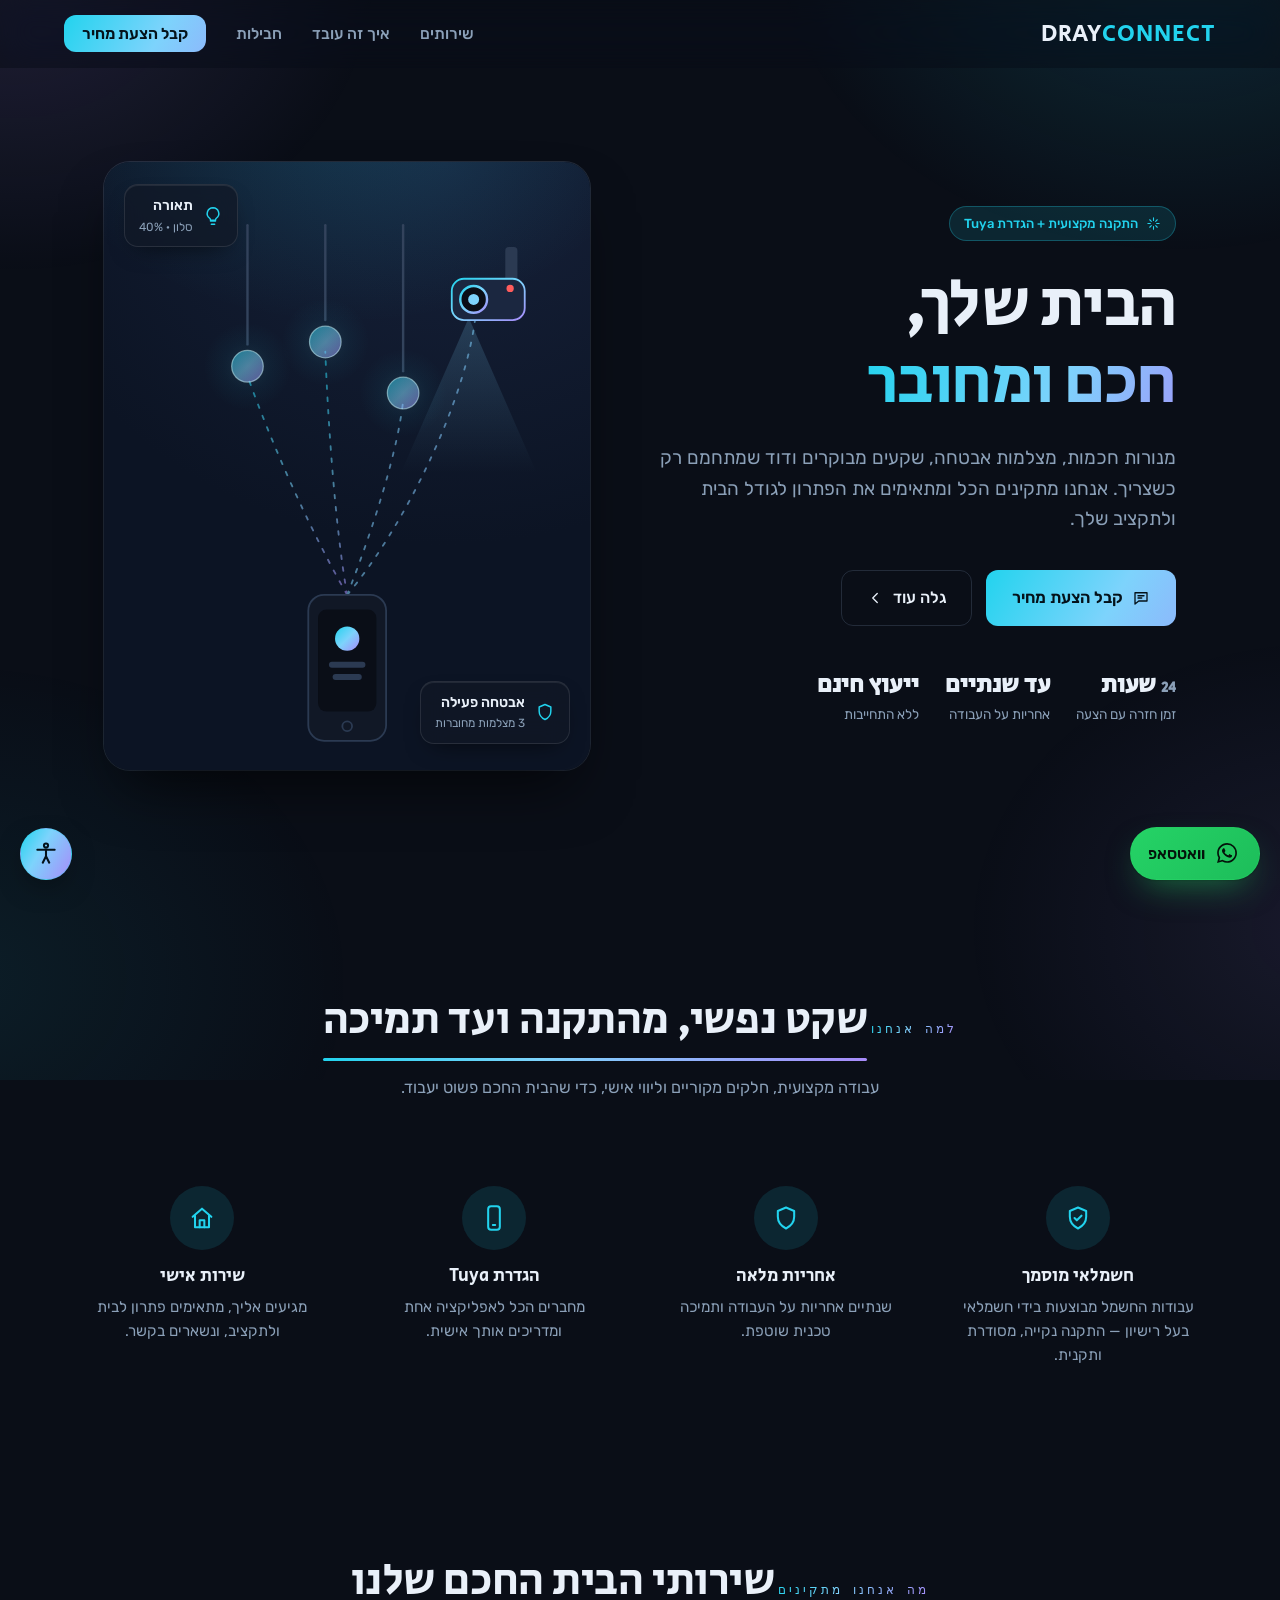
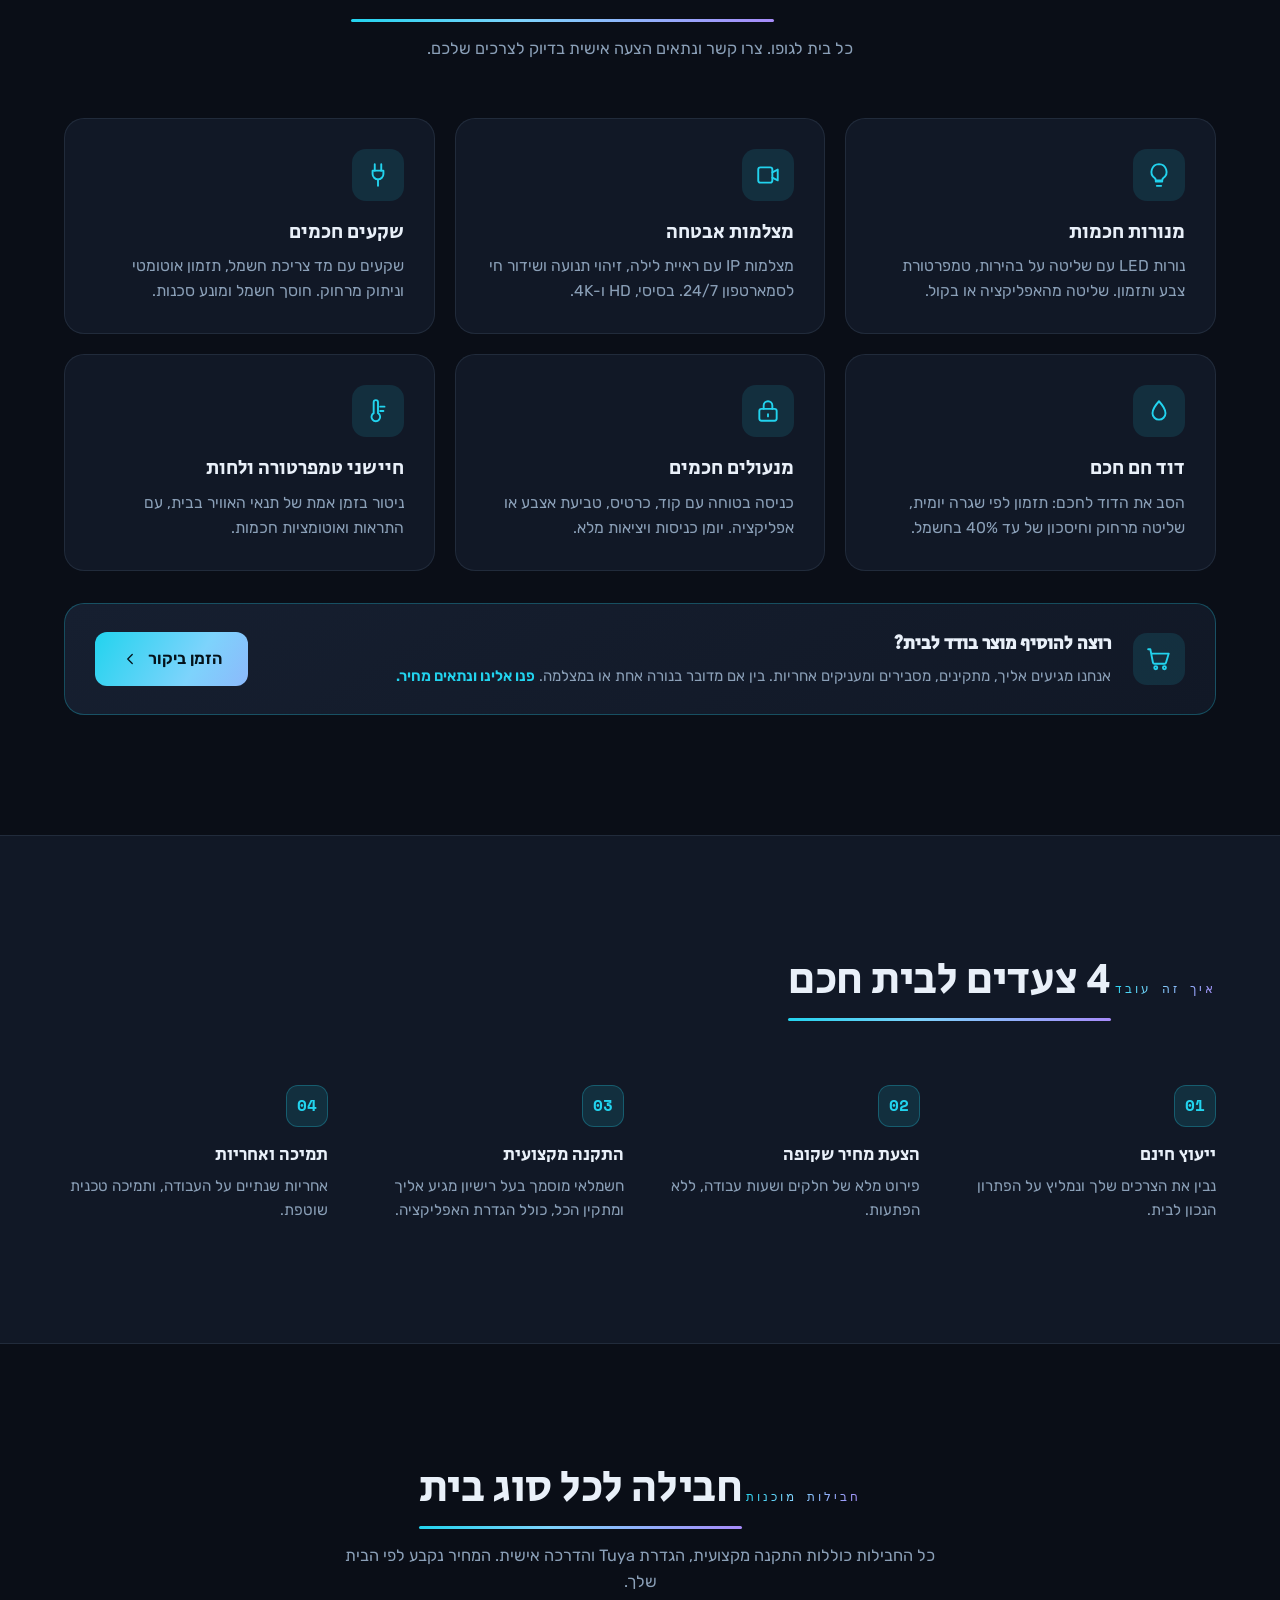
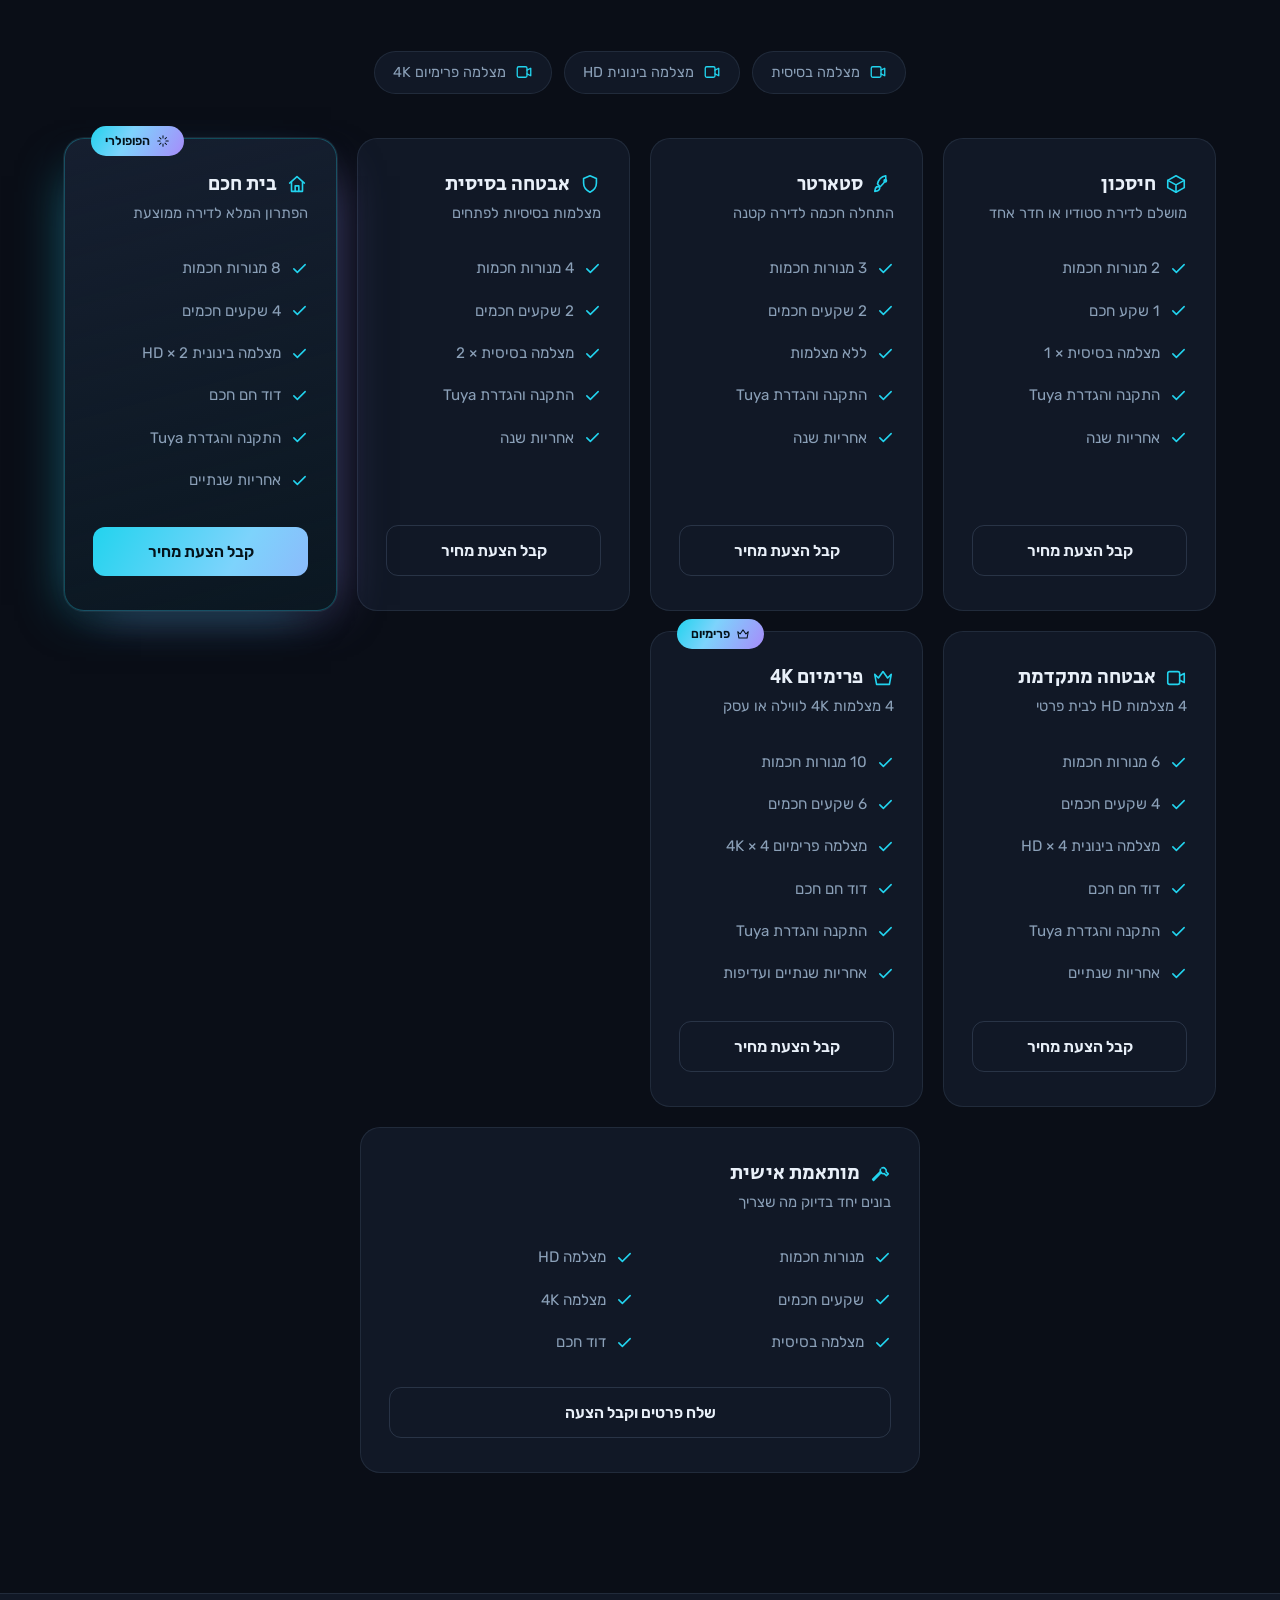
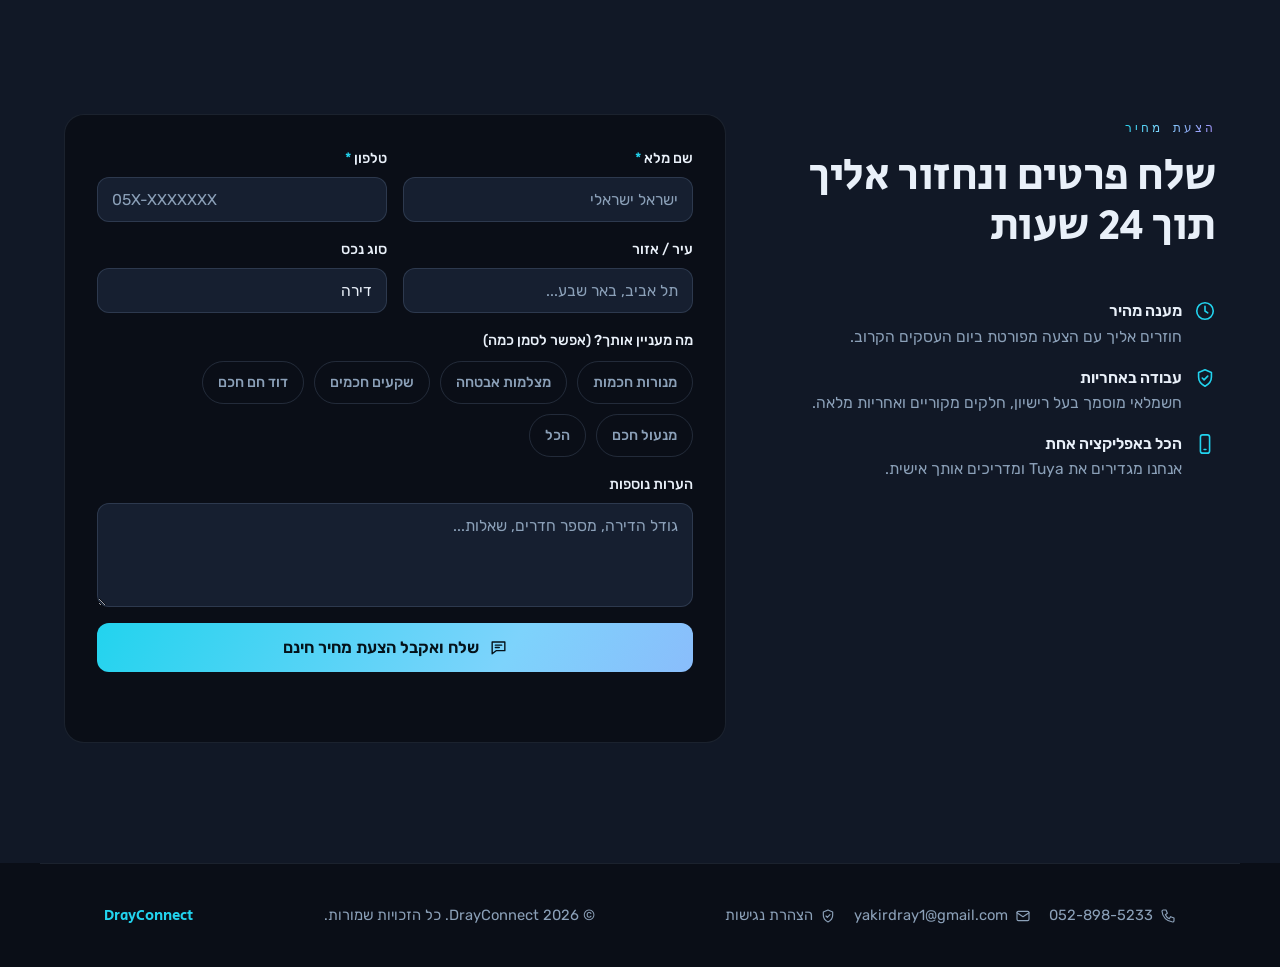
<file: index.html>
<!DOCTYPE html>
<html lang="he" dir="rtl">
<head>
  <meta charset="UTF-8">
  <meta name="viewport" content="width=device-width, initial-scale=1.0">
  <title>DrayConnect | בית חכם בלחיצת כפתור</title>
  <meta name="description" content="DrayConnect מתקינה בתים חכמים: מנורות, מצלמות, שקעים ודוד חכם. ייעוץ חינם, התקנה מקצועית והגדרת Tuya. קבלו הצעת מחיר תוך 24 שעות.">
  <!-- ═══ SITE CONFIG — עדכן כאן, לא בקוד למטה ═══════════════════════
       SITE_URL   : הדומיין הסופי. חובה לעדכן אחרי רכישת דומיין —
                    בלעדיו תגיות השיתוף (OG) ותמונת הוואטסאפ לא יעבדו.
       WHATSAPP   : מספר בפורמט בינלאומי, בלי + ובלי מקפים.
       EMAIL_KEY  : Access Key מ-https://web3forms.com (חינם, בלי הרשמה).
                    כל עוד ריק — הלידים נשלחים בוואטסאפ בלבד.
       GA_ID      : מזהה Google Analytics 4 (G-XXXXXXXXXX). ריק = כבוי.
  ═══════════════════════════════════════════════════════════════════ -->
  <script>
    window.DRAYCONNECT_CONFIG = {
      SITE_URL:  'https://drayconnect.co.il',
      WHATSAPP:  '972528985233',
      EMAIL_KEY: '',
      GA_ID:     ''
    };
  </script>

  <link rel="canonical" href="https://drayconnect.co.il/">
  <meta name="theme-color" content="#0a0e17">
  <meta name="robots" content="index, follow">

  <!-- Open Graph / WhatsApp / Facebook -->
  <meta property="og:type" content="website">
  <meta property="og:locale" content="he_IL">
  <meta property="og:site_name" content="DrayConnect">
  <meta property="og:url" content="https://drayconnect.co.il/">
  <meta property="og:title" content="DrayConnect | בית חכם בלחיצת כפתור">
  <meta property="og:description" content="התקנת בתים חכמים: תאורה, מצלמות אבטחה, שקעים חכמים ודוד חכם. חשמלאי מוסמך, הגדרת Tuya מלאה ואחריות. הצעת מחיר תוך 24 שעות.">
  <meta property="og:image" content="https://drayconnect.co.il/og-image.png">
  <meta property="og:image:width" content="1200">
  <meta property="og:image:height" content="630">
  <meta property="og:image:alt" content="DrayConnect — בית חכם בלחיצת כפתור">

  <!-- Twitter / X -->
  <meta name="twitter:card" content="summary_large_image">
  <meta name="twitter:title" content="DrayConnect | בית חכם בלחיצת כפתור">
  <meta name="twitter:description" content="התקנת בתים חכמים: תאורה, מצלמות אבטחה, שקעים חכמים ודוד חכם. חשמלאי מוסמך ואחריות.">
  <meta name="twitter:image" content="https://drayconnect.co.il/og-image.png">

  <!-- Icons -->
  <link rel="icon" href="favicon.ico" sizes="any">
  <link rel="icon" type="image/png" href="favicon.png">
  <link rel="apple-touch-icon" href="apple-touch-icon.png">

  <!-- Local business structured data (Google) -->
  <script type="application/ld+json">
  {
    "@context": "https://schema.org",
    "@type": "HomeAndConstructionBusiness",
    "@id": "https://drayconnect.co.il/#business",
    "name": "DrayConnect",
    "description": "התקנת בתים חכמים: תאורה חכמה, מצלמות אבטחה, שקעים חכמים ודוד חכם, כולל הגדרת אפליקציית Tuya.",
    "url": "https://drayconnect.co.il/",
    "telephone": "+972-52-898-5233",
    "email": "yakirdray1@gmail.com",
    "image": "https://drayconnect.co.il/og-image.png",
    "logo": "https://drayconnect.co.il/favicon.png",
    "priceRange": "₪₪",
    "currenciesAccepted": "ILS",
    "address": { "@type": "PostalAddress", "addressCountry": "IL" },
    "areaServed": { "@type": "Country", "name": "IL" },
    "knowsLanguage": "he",
    "makesOffer": [
      { "@type": "Offer", "itemOffered": { "@type": "Service", "name": "התקנת תאורה חכמה" } },
      { "@type": "Offer", "itemOffered": { "@type": "Service", "name": "התקנת מצלמות אבטחה" } },
      { "@type": "Offer", "itemOffered": { "@type": "Service", "name": "התקנת שקעים חכמים" } },
      { "@type": "Offer", "itemOffered": { "@type": "Service", "name": "התקנת דוד חכם" } },
      { "@type": "Offer", "itemOffered": { "@type": "Service", "name": "הגדרת אפליקציית Tuya" } }
    ]
  }
  </script>

  <!-- Google Analytics 4 — inert until GA_ID is set in SITE CONFIG above -->
  <script>
    (function () {
      var id = (window.DRAYCONNECT_CONFIG || {}).GA_ID;
      if (!id) return;
      var t = document.createElement('script');
      t.async = true;
      t.src = 'https://www.googletagmanager.com/gtag/js?id=' + encodeURIComponent(id);
      document.head.appendChild(t);
      window.dataLayer = window.dataLayer || [];
      window.gtag = function () { window.dataLayer.push(arguments); };
      window.gtag('js', new Date());
      window.gtag('config', id);
    })();
  </script>

  <link rel="preconnect" href="https://fonts.googleapis.com">
  <link rel="preconnect" href="https://fonts.gstatic.com" crossorigin>
  <link href="https://fonts.googleapis.com/css2?family=Secular+One&family=Rubik:wght@400;500;600;700&family=Heebo:wght@400;500;600&family=Space+Mono:wght@400;700&display=swap" rel="stylesheet">
  <link rel="stylesheet" href="style.css">
  <!-- Accessibility prefs bootstrap: applies saved user preferences before first paint (no flash) -->
  <script>
    (function () {
      try {
        var raw = localStorage.getItem('drayconnect_a11y_v1');
        if (!raw) return;
        var p = JSON.parse(raw);
        if (p.version !== 1) return;
        var c = document.documentElement.classList;
        c.toggle('a11y-links', !!p.links);
        c.toggle('a11y-contrast-high', p.contrast === 'high');
        c.toggle('a11y-contrast-invert', p.contrast === 'invert');
        c.toggle('a11y-contrast-mono', p.contrast === 'mono');
        c.toggle('a11y-text-115', p.textSize === 115);
        c.toggle('a11y-text-130', p.textSize === 130);
        c.toggle('a11y-text-150', p.textSize === 150);
        c.toggle('a11y-lines-16', p.lineSpacing === 16);
        c.toggle('a11y-lines-20', p.lineSpacing === 20);
        c.toggle('a11y-readable-font', !!p.readableFont);
        c.toggle('a11y-highlight-headings', !!p.highlightHeadings);
        c.toggle('a11y-cursor-black', !!p.cursorBlack);
        c.toggle('a11y-cursor-large', !!p.cursorLarge);
        c.toggle('a11y-reduce-motion', !!p.reduceMotion);
      } catch (e) {}
    })();
  </script>
</head>
<body>

  <!-- Skip link (IS 5568 / WCAG 2.4.1) -->
  <a href="#main" class="skip-link">דלג לתוכן הראשי</a>

  <!-- ICON SPRITE (Phosphor-style stroke set) -->
  <svg width="0" height="0" style="position:absolute" aria-hidden="true">
    <defs>
      <symbol id="i-bulb" viewBox="0 0 24 24"><path d="M9 18h6M10 22h4"/><path d="M12 2a7 7 0 0 0-4 12.7c.6.5 1 1.3 1 2.1V17h6v-.2c0-.8.4-1.6 1-2.1A7 7 0 0 0 12 2Z"/></symbol>
      <symbol id="i-cam" viewBox="0 0 24 24"><path d="M3 7a2 2 0 0 1 2-2h9a2 2 0 0 1 2 2v10a2 2 0 0 1-2 2H5a2 2 0 0 1-2-2Z"/><path d="M16 9.5 21 7v10l-5-2.5"/></symbol>
      <symbol id="i-plug" viewBox="0 0 24 24"><path d="M9 2v6M15 2v6"/><path d="M7 8h10v3a5 5 0 0 1-10 0Z"/><path d="M12 16v6"/></symbol>
      <symbol id="i-water" viewBox="0 0 24 24"><path d="M12 3s6 6.6 6 11a6 6 0 0 1-12 0c0-4.4 6-11 6-11Z"/></symbol>
      <symbol id="i-lock" viewBox="0 0 24 24"><rect x="4" y="10" width="16" height="11" rx="2"/><path d="M8 10V7a4 4 0 0 1 8 0v3"/><path d="M12 15v2"/></symbol>
      <symbol id="i-temp" viewBox="0 0 24 24"><path d="M12 14V4a2 2 0 0 0-4 0v10a4 4 0 1 0 4 0Z"/><path d="M14 8h4M14 12h3"/></symbol>
      <symbol id="i-cart" viewBox="0 0 24 24"><circle cx="9" cy="20" r="1.4"/><circle cx="17" cy="20" r="1.4"/><path d="M2 3h2l2.4 12.2a1.5 1.5 0 0 0 1.5 1.2h9.1a1.5 1.5 0 0 0 1.5-1.2L21 7H5.5"/></symbol>
      <symbol id="i-shield" viewBox="0 0 24 24"><path d="M12 3 5 6v5c0 4.5 3 8 7 10 4-2 7-5.5 7-10V6Z"/></symbol>
      <symbol id="i-home" viewBox="0 0 24 24"><path d="M4 11 12 4l8 7"/><path d="M6 10v10h12V10"/><path d="M10 20v-6h4v6"/></symbol>
      <symbol id="i-package" viewBox="0 0 24 24"><path d="M3 8 12 3l9 5v8l-9 5-9-5Z"/><path d="M3 8l9 5 9-5M12 13v8"/></symbol>
      <symbol id="i-rocket" viewBox="0 0 24 24"><path d="M5 15c-1.5 1-2 5-2 5s4-.5 5-2c.6-.9.5-2.1-.4-2.9-.9-.8-2-.7-2.6.9Z"/><path d="M9 15l-3-3c1-5 4-8 9-9 1 5-2 8-6 12Z"/><circle cx="14.5" cy="8.5" r="1.3"/></symbol>
      <symbol id="i-crown" viewBox="0 0 24 24"><path d="M3 8l4 4 5-7 5 7 4-4-2 11H5Z"/></symbol>
      <symbol id="i-tools" viewBox="0 0 24 24"><path d="M14 6.5a3.5 3.5 0 0 1 4.7 4.2L21 13l-2 2-2.3-2.3a3.5 3.5 0 0 1-4.2-4.7"/><path d="M12.5 10.5 4 19l1 1 8.5-8.5"/></symbol>
      <symbol id="i-check" viewBox="0 0 24 24"><path d="M4 12.5 9 17.5 20 6.5"/></symbol>
      <symbol id="i-chat" viewBox="0 0 24 24"><path d="M4 5h16v11H9l-5 4Z"/><path d="M8 9h8M8 12h5"/></symbol>
      <symbol id="i-arrow" viewBox="0 0 24 24"><path d="M15 6l-6 6 6 6"/></symbol>
      <symbol id="i-phone" viewBox="0 0 24 24"><path d="M5 3h4l2 5-3 2a12 12 0 0 0 6 6l2-3 5 2v4a2 2 0 0 1-2 2A17 17 0 0 1 3 5a2 2 0 0 1 2-2Z"/></symbol>
      <symbol id="i-mail" viewBox="0 0 24 24"><rect x="3" y="5" width="18" height="14" rx="2"/><path d="m3 7 9 6 9-6"/></symbol>
      <symbol id="i-spark" viewBox="0 0 24 24"><path d="M12 3v4M12 17v4M3 12h4M17 12h4M6 6l2.5 2.5M15.5 15.5 18 18M18 6l-2.5 2.5M8.5 15.5 6 18"/></symbol>
      <symbol id="i-app" viewBox="0 0 24 24"><rect x="7" y="2" width="10" height="20" rx="2.5"/><path d="M11 18h2"/></symbol>
      <symbol id="i-clock" viewBox="0 0 24 24"><circle cx="12" cy="12" r="9"/><path d="M12 7v5l3 2"/></symbol>
      <symbol id="i-badge" viewBox="0 0 24 24"><path d="M12 3 5 6v5c0 4.5 3 8 7 10 4-2 7-5.5 7-10V6Z"/><path d="M9 12l2 2 4-4"/></symbol>
    </defs>
  </svg>

  <!-- NAV -->
  <header>
    <nav id="nav" aria-label="ניווט ראשי">
      <a href="#" class="logo" aria-label="DrayConnect, לדף הבית">DRAY<span>CONNECT</span></a>
      <ul class="nav-links">
        <li><a href="#services">שירותים</a></li>
        <li><a href="#process">איך זה עובד</a></li>
        <li><a href="#pricing">חבילות</a></li>
        <li class="nav-cta-li"><a href="#quote" class="nav-cta">קבל הצעת מחיר</a></li>
      </ul>
    </nav>
  </header>

  <!-- MAIN -->
  <main id="main" tabindex="-1">

  <!-- HERO -->
  <section class="hero" aria-labelledby="hero-title">
    <div class="hero-copy">
      <span class="hero-eyebrow"><svg class="ic" aria-hidden="true" focusable="false"><use href="#i-spark"/></svg> התקנה מקצועית + הגדרת Tuya</span>
      <h1 id="hero-title">הבית שלך,<br><span class="highlight">חכם ומחובר</span></h1>
      <p class="hero-sub">
        מנורות חכמות, מצלמות אבטחה, שקעים מבוקרים ודוד שמתחמם רק כשצריך.
        אנחנו מתקינים הכל ומתאימים את הפתרון לגודל הבית ולתקציב שלך.
      </p>
      <div class="hero-btns">
        <a href="#quote" class="btn-primary"><svg class="ic" aria-hidden="true" focusable="false"><use href="#i-chat"/></svg> קבל הצעת מחיר</a>
        <a href="#services" class="btn-secondary">גלה עוד <svg class="ic" aria-hidden="true" focusable="false"><use href="#i-arrow"/></svg></a>
      </div>
      <div class="hero-trust">
        <div><b><span class="count" data-count="24">24</span> שעות</b><span>זמן חזרה עם הצעה</span></div>
        <div><b>עד שנתיים</b><span>אחריות על העבודה</span></div>
        <div><b>ייעוץ חינם</b><span>ללא התחייבות</span></div>
      </div>
    </div>

    <div class="hero-visual has-scene">
      <svg class="hero-scene" viewBox="0 0 400 500" role="img"
           aria-label="איור מונפש: מצלמת אבטחה חכמה סורקת ושלוש נורות חכמות שנדלקות, מחוברות לאפליקציה בטלפון"
           preserveAspectRatio="xMidYMid slice">
        <defs>
          <linearGradient id="hsGrad" x1="0" y1="0" x2="1" y2="1">
            <stop offset="0" stop-color="#22d3ee"/>
            <stop offset="0.5" stop-color="#7dd3fc"/>
            <stop offset="1" stop-color="#a78bfa"/>
          </linearGradient>
          <radialGradient id="hsGlow" cx="50%" cy="50%" r="50%">
            <stop offset="0" stop-color="#9fecff" stop-opacity="0.95"/>
            <stop offset="55%" stop-color="#22d3ee" stop-opacity="0.35"/>
            <stop offset="100%" stop-color="#22d3ee" stop-opacity="0"/>
          </radialGradient>
          <linearGradient id="hsBeam" x1="0" y1="0" x2="0" y2="1">
            <stop offset="0" stop-color="#7dd3fc" stop-opacity="0.55"/>
            <stop offset="1" stop-color="#7dd3fc" stop-opacity="0"/>
          </linearGradient>
        </defs>

        <!-- ceiling rail -->
        <line x1="30" y1="52" x2="370" y2="52" stroke="url(#hsGrad)" stroke-width="2" opacity="0.35"/>

        <!-- data links: phone -> devices -->
        <g class="hs-links" stroke="url(#hsGrad)" stroke-width="1.5" fill="none" opacity="0.55" stroke-dasharray="3 7" stroke-linecap="round">
          <path d="M200 356 C 168 300 138 232 118 176"/>
          <path d="M200 356 C 190 300 184 210 182 156"/>
          <path d="M200 356 C 222 300 242 236 246 196"/>
          <path d="M200 356 C 250 296 300 190 306 122"/>
        </g>

        <!-- pendant smart bulbs -->
        <g class="hs-bulbs">
          <g class="hs-bulb b1">
            <line x1="118" y1="52" x2="118" y2="150" stroke="#33435c" stroke-width="2" stroke-linecap="round"/>
            <circle class="hs-halo" cx="118" cy="168" r="36" fill="url(#hsGlow)"/>
            <circle class="hs-core" cx="118" cy="168" r="13" fill="url(#hsGrad)"/>
            <circle cx="118" cy="168" r="13" fill="none" stroke="#cffcff" stroke-width="1" opacity="0.5"/>
          </g>
          <g class="hs-bulb b2">
            <line x1="182" y1="52" x2="182" y2="130" stroke="#33435c" stroke-width="2" stroke-linecap="round"/>
            <circle class="hs-halo" cx="182" cy="148" r="36" fill="url(#hsGlow)"/>
            <circle class="hs-core" cx="182" cy="148" r="13" fill="url(#hsGrad)"/>
            <circle cx="182" cy="148" r="13" fill="none" stroke="#cffcff" stroke-width="1" opacity="0.5"/>
          </g>
          <g class="hs-bulb b3">
            <line x1="246" y1="52" x2="246" y2="172" stroke="#33435c" stroke-width="2" stroke-linecap="round"/>
            <circle class="hs-halo" cx="246" cy="190" r="36" fill="url(#hsGlow)"/>
            <circle class="hs-core" cx="246" cy="190" r="13" fill="url(#hsGrad)"/>
            <circle cx="246" cy="190" r="13" fill="none" stroke="#cffcff" stroke-width="1" opacity="0.5"/>
          </g>
        </g>

        <!-- security camera (static mount + panning head) -->
        <rect x="330" y="70" width="10" height="28" rx="3" fill="#2b3a52"/>
        <g class="hs-cam">
          <path class="hs-beam" d="M300 128 L244 256 L356 256 Z" fill="url(#hsBeam)"/>
          <rect x="286" y="96" width="60" height="34" rx="10" fill="#1b2740" stroke="url(#hsGrad)" stroke-width="1.5"/>
          <circle cx="304" cy="113" r="11" fill="#0a0e17" stroke="url(#hsGrad)" stroke-width="2"/>
          <circle cx="304" cy="113" r="4.5" fill="#7dd3fc"/>
          <circle class="hs-rec" cx="334" cy="104" r="3" fill="#ff5c5c"/>
        </g>

        <!-- phone / app hub -->
        <g class="hs-phone">
          <rect x="168" y="356" width="64" height="120" rx="13" fill="#111826" stroke="#2b3a52" stroke-width="1.5"/>
          <rect x="176" y="368" width="48" height="84" rx="7" fill="#0a0e17"/>
          <circle cx="200" cy="392" r="10" fill="url(#hsGrad)"/>
          <rect x="185" y="411" width="30" height="5" rx="2.5" fill="#2b3a52"/>
          <rect x="188" y="421" width="24" height="5" rx="2.5" fill="#2b3a52"/>
          <circle cx="200" cy="464" r="4" fill="none" stroke="#2b3a52" stroke-width="1.5"/>
        </g>
      </svg>
      <div class="hero-chip c1">
        <svg class="ic" aria-hidden="true" focusable="false"><use href="#i-bulb"/></svg>
        <div><b>תאורה</b><small>סלון · 40%</small></div>
      </div>
      <div class="hero-chip c2">
        <svg class="ic" aria-hidden="true" focusable="false"><use href="#i-shield"/></svg>
        <div><b>אבטחה פעילה</b><small>3 מצלמות מחוברות</small></div>
      </div>
    </div>
  </section>

  <!-- TRUST & AUTHORITY -->
  <section class="trust" id="trust" aria-labelledby="trust-title">
    <div class="trust-inner">
      <div class="section-header center reveal">
        <span class="section-tag">למה אנחנו</span>
        <h2 class="section-title" id="trust-title">שקט נפשי, מהתקנה ועד תמיכה</h2>
        <p class="section-sub">עבודה מקצועית, חלקים מקוריים וליווי אישי, כדי שהבית החכם פשוט יעבוד.</p>
      </div>
      <div class="trust-grid">
        <div class="trust-badge reveal" style="--i:0">
          <div class="trust-ic"><svg class="ic" aria-hidden="true" focusable="false"><use href="#i-badge"/></svg></div>
          <h3>חשמלאי מוסמך</h3>
          <p>עבודות החשמל מבוצעות בידי חשמלאי בעל רישיון — התקנה נקייה, מסודרת ותקנית.</p>
        </div>
        <div class="trust-badge reveal" style="--i:1">
          <div class="trust-ic"><svg class="ic" aria-hidden="true" focusable="false"><use href="#i-shield"/></svg></div>
          <h3>אחריות מלאה</h3>
          <p>שנתיים אחריות על העבודה ותמיכה טכנית שוטפת.</p>
        </div>
        <div class="trust-badge reveal" style="--i:2">
          <div class="trust-ic"><svg class="ic" aria-hidden="true" focusable="false"><use href="#i-app"/></svg></div>
          <h3>הגדרת Tuya</h3>
          <p>מחברים הכל לאפליקציה אחת ומדריכים אותך אישית.</p>
        </div>
        <div class="trust-badge reveal" style="--i:3">
          <div class="trust-ic"><svg class="ic" aria-hidden="true" focusable="false"><use href="#i-home"/></svg></div>
          <h3>שירות אישי</h3>
          <p>מגיעים אליך, מתאימים פתרון לבית ולתקציב, ונשארים בקשר.</p>
        </div>
      </div>
    </div>
  </section>

  <!-- SERVICES -->
  <section class="services" id="services">
    <div class="services-inner">
      <div class="section-header center reveal">
        <span class="section-tag">מה אנחנו מתקינים</span>
        <h2 class="section-title">שירותי הבית החכם שלנו</h2>
        <p class="section-sub">כל בית לגופו. צרו קשר ונתאים הצעה אישית בדיוק לצרכים שלכם.</p>
      </div>

      <div class="services-grid">
        <div class="service-card reveal" style="--i:0">
          <div class="service-icon"><svg class="ic" aria-hidden="true" focusable="false"><use href="#i-bulb"/></svg></div>
          <h3>מנורות חכמות</h3>
          <p>נורות LED עם שליטה על בהירות, טמפרטורת צבע ותזמון. שליטה מהאפליקציה או בקול.</p>
        </div>
        <div class="service-card reveal" style="--i:1">
          <div class="service-icon"><svg class="ic" aria-hidden="true" focusable="false"><use href="#i-cam"/></svg></div>
          <h3>מצלמות אבטחה</h3>
          <p>מצלמות IP עם ראיית לילה, זיהוי תנועה ושידור חי לסמארטפון 24/7. בסיסי, HD ו-4K.</p>
        </div>
        <div class="service-card reveal" style="--i:2">
          <div class="service-icon"><svg class="ic" aria-hidden="true" focusable="false"><use href="#i-plug"/></svg></div>
          <h3>שקעים חכמים</h3>
          <p>שקעים עם מד צריכת חשמל, תזמון אוטומטי וניתוק מרחוק. חוסך חשמל ומונע סכנות.</p>
        </div>
        <div class="service-card reveal" style="--i:3">
          <div class="service-icon"><svg class="ic" aria-hidden="true" focusable="false"><use href="#i-water"/></svg></div>
          <h3>דוד חם חכם</h3>
          <p>הסב את הדוד לחכם: תזמון לפי שגרה יומית, שליטה מרחוק וחיסכון של עד 40% בחשמל.</p>
        </div>
        <div class="service-card reveal" style="--i:4">
          <div class="service-icon"><svg class="ic" aria-hidden="true" focusable="false"><use href="#i-lock"/></svg></div>
          <h3>מנעולים חכמים</h3>
          <p>כניסה בטוחה עם קוד, כרטיס, טביעת אצבע או אפליקציה. יומן כניסות ויציאות מלא.</p>
        </div>
        <div class="service-card reveal" style="--i:5">
          <div class="service-icon"><svg class="ic" aria-hidden="true" focusable="false"><use href="#i-temp"/></svg></div>
          <h3>חיישני טמפרטורה ולחות</h3>
          <p>ניטור בזמן אמת של תנאי האוויר בבית, עם התראות ואוטומציות חכמות.</p>
        </div>
      </div>

      <!-- SINGLE PRODUCT CALLOUT -->
      <div class="callout reveal">
        <div class="callout-icon"><svg class="ic" aria-hidden="true" focusable="false"><use href="#i-cart"/></svg></div>
        <div class="callout-text">
          <b>רוצה להוסיף מוצר בודד לבית?</b>
          <p>אנחנו מגיעים אליך, מתקינים, מסבירים ומעניקים אחריות. בין אם מדובר בנורה אחת או במצלמה. <em>פנו אלינו ונתאים מחיר.</em></p>
        </div>
        <a href="#quote" class="btn-primary" style="white-space:nowrap">הזמן ביקור <svg class="ic" aria-hidden="true" focusable="false"><use href="#i-arrow"/></svg></a>
      </div>
    </div>
  </section>

  <!-- PROCESS -->
  <section class="process" id="process">
    <div class="process-inner">
      <div class="section-header reveal">
        <span class="section-tag">איך זה עובד</span>
        <h2 class="section-title">4 צעדים לבית חכם</h2>
      </div>
      <div class="steps">
        <div class="step reveal" style="--i:0">
          <div class="step-num">01</div>
          <h3>ייעוץ חינם</h3>
          <p>נבין את הצרכים שלך ונמליץ על הפתרון הנכון לבית.</p>
        </div>
        <div class="step reveal" style="--i:1">
          <div class="step-num">02</div>
          <h3>הצעת מחיר שקופה</h3>
          <p>פירוט מלא של חלקים ושעות עבודה, ללא הפתעות.</p>
        </div>
        <div class="step reveal" style="--i:2">
          <div class="step-num">03</div>
          <h3>התקנה מקצועית</h3>
          <p>חשמלאי מוסמך בעל רישיון מגיע אליך ומתקין הכל, כולל הגדרת האפליקציה.</p>
        </div>
        <div class="step reveal" style="--i:3">
          <div class="step-num">04</div>
          <h3>תמיכה ואחריות</h3>
          <p>אחריות שנתיים על העבודה, ותמיכה טכנית שוטפת.</p>
        </div>
      </div>
    </div>
  </section>

  <!-- PRICING -->
  <section class="pricing" id="pricing">
    <div class="pricing-inner">
      <div class="section-header center reveal">
        <span class="section-tag">חבילות מוכנות</span>
        <h2 class="section-title">חבילה לכל סוג בית</h2>
        <p class="section-sub">כל החבילות כוללות התקנה מקצועית, הגדרת Tuya והדרכה אישית. המחיר נקבע לפי הבית שלך.</p>
      </div>

      <!-- CAMERA TIER LEGEND -->
      <div class="tier-legend reveal">
        <span class="lg"><svg class="ic" aria-hidden="true" focusable="false"><use href="#i-cam"/></svg> מצלמה בסיסית</span>
        <span class="lg"><svg class="ic" aria-hidden="true" focusable="false"><use href="#i-cam"/></svg> מצלמה בינונית HD</span>
        <span class="lg"><svg class="ic" aria-hidden="true" focusable="false"><use href="#i-cam"/></svg> מצלמה פרימיום 4K</span>
      </div>

      <div class="pricing-grid">

        <div class="price-card reveal" style="--i:0">
          <div class="price-name"><svg class="ic" aria-hidden="true" focusable="false"><use href="#i-package"/></svg> חיסכון</div>
          <div class="price-note">מושלם לדירת סטודיו או חדר אחד</div>
          <ul class="price-features">
            <li><svg class="ic" aria-hidden="true" focusable="false"><use href="#i-check"/></svg> 2 מנורות חכמות</li>
            <li><svg class="ic" aria-hidden="true" focusable="false"><use href="#i-check"/></svg> 1 שקע חכם</li>
            <li><svg class="ic" aria-hidden="true" focusable="false"><use href="#i-check"/></svg> מצלמה בסיסית × 1</li>
            <li><svg class="ic" aria-hidden="true" focusable="false"><use href="#i-check"/></svg> התקנה והגדרת Tuya</li>
            <li><svg class="ic" aria-hidden="true" focusable="false"><use href="#i-check"/></svg> אחריות שנה</li>
          </ul>
          <a href="#quote" class="btn-outline">קבל הצעת מחיר</a>
        </div>

        <div class="price-card reveal" style="--i:1">
          <div class="price-name"><svg class="ic" aria-hidden="true" focusable="false"><use href="#i-rocket"/></svg> סטארטר</div>
          <div class="price-note">התחלה חכמה לדירה קטנה</div>
          <ul class="price-features">
            <li><svg class="ic" aria-hidden="true" focusable="false"><use href="#i-check"/></svg> 3 מנורות חכמות</li>
            <li><svg class="ic" aria-hidden="true" focusable="false"><use href="#i-check"/></svg> 2 שקעים חכמים</li>
            <li><svg class="ic" aria-hidden="true" focusable="false"><use href="#i-check"/></svg> ללא מצלמות</li>
            <li><svg class="ic" aria-hidden="true" focusable="false"><use href="#i-check"/></svg> התקנה והגדרת Tuya</li>
            <li><svg class="ic" aria-hidden="true" focusable="false"><use href="#i-check"/></svg> אחריות שנה</li>
          </ul>
          <a href="#quote" class="btn-outline">קבל הצעת מחיר</a>
        </div>

        <div class="price-card reveal" style="--i:2">
          <div class="price-name"><svg class="ic" aria-hidden="true" focusable="false"><use href="#i-shield"/></svg> אבטחה בסיסית</div>
          <div class="price-note">מצלמות בסיסיות לפתחים</div>
          <ul class="price-features">
            <li><svg class="ic" aria-hidden="true" focusable="false"><use href="#i-check"/></svg> 4 מנורות חכמות</li>
            <li><svg class="ic" aria-hidden="true" focusable="false"><use href="#i-check"/></svg> 2 שקעים חכמים</li>
            <li><svg class="ic" aria-hidden="true" focusable="false"><use href="#i-check"/></svg> מצלמה בסיסית × 2</li>
            <li><svg class="ic" aria-hidden="true" focusable="false"><use href="#i-check"/></svg> התקנה והגדרת Tuya</li>
            <li><svg class="ic" aria-hidden="true" focusable="false"><use href="#i-check"/></svg> אחריות שנה</li>
          </ul>
          <a href="#quote" class="btn-outline">קבל הצעת מחיר</a>
        </div>

        <div class="price-card featured reveal" style="--i:3">
          <div class="featured-badge"><svg class="ic" aria-hidden="true" focusable="false"><use href="#i-spark"/></svg> הפופולרי</div>
          <div class="price-name"><svg class="ic" aria-hidden="true" focusable="false"><use href="#i-home"/></svg> בית חכם</div>
          <div class="price-note">הפתרון המלא לדירה ממוצעת</div>
          <ul class="price-features">
            <li><svg class="ic" aria-hidden="true" focusable="false"><use href="#i-check"/></svg> 8 מנורות חכמות</li>
            <li><svg class="ic" aria-hidden="true" focusable="false"><use href="#i-check"/></svg> 4 שקעים חכמים</li>
            <li><svg class="ic" aria-hidden="true" focusable="false"><use href="#i-check"/></svg> מצלמה בינונית HD × 2</li>
            <li><svg class="ic" aria-hidden="true" focusable="false"><use href="#i-check"/></svg> דוד חם חכם</li>
            <li><svg class="ic" aria-hidden="true" focusable="false"><use href="#i-check"/></svg> התקנה והגדרת Tuya</li>
            <li><svg class="ic" aria-hidden="true" focusable="false"><use href="#i-check"/></svg> אחריות שנתיים</li>
          </ul>
          <a href="#quote" class="btn-solid">קבל הצעת מחיר</a>
        </div>

        <div class="price-card reveal" style="--i:4">
          <div class="price-name"><svg class="ic" aria-hidden="true" focusable="false"><use href="#i-cam"/></svg> אבטחה מתקדמת</div>
          <div class="price-note">4 מצלמות HD לבית פרטי</div>
          <ul class="price-features">
            <li><svg class="ic" aria-hidden="true" focusable="false"><use href="#i-check"/></svg> 6 מנורות חכמות</li>
            <li><svg class="ic" aria-hidden="true" focusable="false"><use href="#i-check"/></svg> 4 שקעים חכמים</li>
            <li><svg class="ic" aria-hidden="true" focusable="false"><use href="#i-check"/></svg> מצלמה בינונית HD × 4</li>
            <li><svg class="ic" aria-hidden="true" focusable="false"><use href="#i-check"/></svg> דוד חם חכם</li>
            <li><svg class="ic" aria-hidden="true" focusable="false"><use href="#i-check"/></svg> התקנה והגדרת Tuya</li>
            <li><svg class="ic" aria-hidden="true" focusable="false"><use href="#i-check"/></svg> אחריות שנתיים</li>
          </ul>
          <a href="#quote" class="btn-outline">קבל הצעת מחיר</a>
        </div>

        <div class="price-card reveal" style="--i:5">
          <div class="featured-badge"><svg class="ic" aria-hidden="true" focusable="false"><use href="#i-crown"/></svg> פרימיום</div>
          <div class="price-name"><svg class="ic" aria-hidden="true" focusable="false"><use href="#i-crown"/></svg> פרימיום 4K</div>
          <div class="price-note">4 מצלמות 4K לווילה או עסק</div>
          <ul class="price-features">
            <li><svg class="ic" aria-hidden="true" focusable="false"><use href="#i-check"/></svg> 10 מנורות חכמות</li>
            <li><svg class="ic" aria-hidden="true" focusable="false"><use href="#i-check"/></svg> 6 שקעים חכמים</li>
            <li><svg class="ic" aria-hidden="true" focusable="false"><use href="#i-check"/></svg> מצלמה פרימיום 4K × 4</li>
            <li><svg class="ic" aria-hidden="true" focusable="false"><use href="#i-check"/></svg> דוד חם חכם</li>
            <li><svg class="ic" aria-hidden="true" focusable="false"><use href="#i-check"/></svg> התקנה והגדרת Tuya</li>
            <li><svg class="ic" aria-hidden="true" focusable="false"><use href="#i-check"/></svg> אחריות שנתיים ועדיפות</li>
          </ul>
          <a href="#quote" class="btn-outline">קבל הצעת מחיר</a>
        </div>

        <div class="price-card custom reveal">
          <div class="price-name"><svg class="ic" aria-hidden="true" focusable="false"><use href="#i-tools"/></svg> מותאמת אישית</div>
          <div class="price-note">בונים יחד בדיוק מה שצריך</div>
          <ul class="price-features">
            <li><svg class="ic" aria-hidden="true" focusable="false"><use href="#i-check"/></svg> מנורות חכמות</li>
            <li><svg class="ic" aria-hidden="true" focusable="false"><use href="#i-check"/></svg> שקעים חכמים</li>
            <li><svg class="ic" aria-hidden="true" focusable="false"><use href="#i-check"/></svg> מצלמה בסיסית</li>
            <li><svg class="ic" aria-hidden="true" focusable="false"><use href="#i-check"/></svg> מצלמה HD</li>
            <li><svg class="ic" aria-hidden="true" focusable="false"><use href="#i-check"/></svg> מצלמה 4K</li>
            <li><svg class="ic" aria-hidden="true" focusable="false"><use href="#i-check"/></svg> דוד חכם</li>
          </ul>
          <a href="#quote" class="btn-outline">שלח פרטים וקבל הצעה</a>
        </div>

      </div>
    </div>
  </section>

  <!-- QUOTE FORM -->
  <section class="quote-section" id="quote">
    <div class="quote-wrap">
      <aside class="quote-aside reveal">
        <span class="section-tag">הצעת מחיר</span>
        <h2 class="section-title">שלח פרטים ונחזור אליך תוך 24 שעות</h2>
        <ul class="quote-points">
          <li><svg class="ic" aria-hidden="true" focusable="false"><use href="#i-clock"/></svg><span><b>מענה מהיר</b>חוזרים אליך עם הצעה מפורטת ביום העסקים הקרוב.</span></li>
          <li><svg class="ic" aria-hidden="true" focusable="false"><use href="#i-badge"/></svg><span><b>עבודה באחריות</b>חשמלאי מוסמך בעל רישיון, חלקים מקוריים ואחריות מלאה.</span></li>
          <li><svg class="ic" aria-hidden="true" focusable="false"><use href="#i-app"/></svg><span><b>הכל באפליקציה אחת</b>אנחנו מגדירים את Tuya ומדריכים אותך אישית.</span></li>
        </ul>
      </aside>

      <form id="quote-form" class="form-card reveal" aria-label="טופס בקשת הצעת מחיר" novalidate>
        <div class="form-grid">
          <div class="field">
            <label for="q-name">שם מלא <span class="req" aria-hidden="true">*</span></label>
            <input id="q-name" name="name" type="text" placeholder="ישראל ישראלי" autocomplete="name"
                   required aria-required="true" aria-invalid="false" aria-describedby="q-name-error">
            <span id="q-name-error" class="field-error" role="alert" hidden>נא למלא שם מלא</span>
          </div>
          <div class="field">
            <label for="q-phone">טלפון <span class="req" aria-hidden="true">*</span></label>
            <input id="q-phone" name="phone" type="tel" dir="ltr" inputmode="tel" placeholder="05X-XXXXXXX"
                   autocomplete="tel" required aria-required="true" aria-invalid="false"
                   aria-describedby="q-phone-error">
            <span id="q-phone-error" class="field-error" role="alert" hidden>נא למלא מספר טלפון תקין (לפחות 9 ספרות)</span>
          </div>
          <div class="field">
            <label for="q-city">עיר / אזור</label>
            <input id="q-city" name="city" type="text" placeholder="תל אביב, באר שבע..." autocomplete="address-level2">
          </div>
          <div class="field">
            <label for="q-type">סוג נכס</label>
            <select id="q-type" name="propertyType">
              <option>דירה</option>
              <option>בית פרטי</option>
              <option>וילה</option>
              <option>משרד / עסק</option>
            </select>
          </div>
          <fieldset class="field form-full chips-field">
            <legend>מה מעניין אותך? (אפשר לסמן כמה)</legend>
            <div class="chips">
              <label class="chip-check"><input type="checkbox" name="interest" value="מנורות"> מנורות חכמות</label>
              <label class="chip-check"><input type="checkbox" name="interest" value="מצלמות"> מצלמות אבטחה</label>
              <label class="chip-check"><input type="checkbox" name="interest" value="שקעים"> שקעים חכמים</label>
              <label class="chip-check"><input type="checkbox" name="interest" value="דוד"> דוד חם חכם</label>
              <label class="chip-check"><input type="checkbox" name="interest" value="מנעול"> מנעול חכם</label>
              <label class="chip-check"><input type="checkbox" name="interest" value="הכל"> הכל</label>
            </div>
          </fieldset>
          <div class="field form-full">
            <label for="q-notes">הערות נוספות</label>
            <textarea id="q-notes" name="notes" placeholder="גודל הדירה, מספר חדרים, שאלות..."></textarea>
          </div>
          <div class="form-full">
            <button type="submit" class="submit-btn"><svg class="ic" aria-hidden="true" focusable="false"><use href="#i-chat"/></svg> שלח ואקבל הצעת מחיר חינם</button>
          </div>
          <p id="form-status" class="form-status" role="status" aria-live="polite"></p>
        </div>
      </form>
    </div>
  </section>

  </main>

  <!-- Floating WhatsApp CTA (bottom-start = visual right in RTL; a11y widget owns the other corner) -->
  <a id="wa-fab" class="wa-fab" href="#" target="_blank" rel="noopener"
     aria-label="פתיחת שיחת וואטסאפ עם DrayConnect">
    <svg viewBox="0 0 24 24" aria-hidden="true" focusable="false">
      <path d="M12.04 2c-5.46 0-9.91 4.45-9.91 9.91 0 1.75.46 3.45 1.32 4.95L2.05 22l5.25-1.38a9.87 9.87 0 0 0 4.74 1.21h.01c5.46 0 9.91-4.45 9.91-9.91 0-2.65-1.03-5.14-2.9-7.01A9.82 9.82 0 0 0 12.04 2Zm0 18.15h-.01a8.2 8.2 0 0 1-4.18-1.15l-.3-.18-3.12.82.83-3.04-.2-.31a8.18 8.18 0 0 1-1.26-4.38c0-4.54 3.7-8.23 8.24-8.23a8.2 8.2 0 0 1 8.23 8.24c0 4.54-3.69 8.23-8.23 8.23Zm4.52-6.16c-.25-.12-1.47-.72-1.69-.81-.23-.08-.39-.12-.56.13-.16.24-.64.8-.79.97-.14.16-.29.18-.54.06-.25-.13-1.05-.39-1.99-1.23-.74-.66-1.23-1.47-1.38-1.72-.14-.25-.01-.38.11-.5.11-.11.25-.29.37-.43.13-.15.17-.25.25-.41.08-.17.04-.31-.02-.43-.06-.12-.56-1.34-.76-1.84-.2-.48-.41-.42-.56-.43h-.48c-.17 0-.43.06-.66.31-.22.25-.87.85-.87 2.07 0 1.22.89 2.4 1.02 2.56.12.17 1.75 2.67 4.23 3.74.59.26 1.05.41 1.41.52.59.19 1.13.16 1.56.1.47-.07 1.47-.6 1.67-1.18.21-.58.21-1.07.15-1.18-.06-.11-.22-.17-.47-.29Z"/>
    </svg>
    <span class="wa-fab-label">וואטסאפ</span>
  </a>

  <!-- FOOTER -->
  <footer>
    <div class="foot-contact">
      <a href="tel:0528985233"><svg class="ic" aria-hidden="true" focusable="false"><use href="#i-phone"/></svg> 052-898-5233</a>
      <a href="mailto:yakirdray1@gmail.com"><svg class="ic" aria-hidden="true" focusable="false"><use href="#i-mail"/></svg> yakirdray1@gmail.com</a>
      <a href="accessibility.html"><svg class="ic" aria-hidden="true" focusable="false"><use href="#i-badge"/></svg> הצהרת נגישות</a>
    </div>
    <span>© 2026 DrayConnect. כל הזכויות שמורות.</span>
    <span class="foot-brand">DrayConnect</span>
  </footer>

  <script>
    // Nav solidify on scroll (rAF-throttled; passive listener)
    (function () {
      var nav = document.getElementById('nav');
      var ticking = false;
      function update() { nav.classList.toggle('scrolled', window.scrollY > 12); ticking = false; }
      window.addEventListener('scroll', function () {
        if (!ticking) { ticking = true; requestAnimationFrame(update); }
      }, { passive: true });
      update();
    })();

    // Scroll reveal. Content is only hidden once we know JS runs (html.js),
    // and a probe reveals everything if IntersectionObserver never fires.
    (function () {
      var docEl = document.documentElement;
      docEl.classList.add('js');
      var items = [].slice.call(document.querySelectorAll('.reveal'));
      function revealAll() { items.forEach(function (el) { el.classList.add('in'); }); }

      var reduce = window.matchMedia('(prefers-reduced-motion: reduce)').matches;
      if (reduce || !('IntersectionObserver' in window)) { revealAll(); return; }

      var io = new IntersectionObserver(function (entries) {
        entries.forEach(function (e) {
          if (e.isIntersecting) { e.target.classList.add('in'); io.unobserve(e.target); }
        });
      }, { threshold: 0.12, rootMargin: '0px 0px -6% 0px' });
      items.forEach(function (el) { io.observe(el); });

      // Health probe: if IO doesn't fire for an on-screen sentinel, reveal all.
      var probe = document.createElement('div');
      probe.style.cssText = 'position:fixed;top:0;left:0;width:2px;height:2px;pointer-events:none;opacity:0';
      document.body.appendChild(probe);
      var ok = false;
      var probeIO = new IntersectionObserver(function () {
        ok = true; probeIO.disconnect(); probe.remove();
      });
      probeIO.observe(probe);
      window.setTimeout(function () {
        if (!ok) { io.disconnect(); probeIO.disconnect(); if (probe.parentNode) probe.remove(); revealAll(); }
      }, 600);
    })();

    // Accessible form validation (Hebrew errors, role=alert, aria-invalid)
    (function () {
      var form = document.getElementById('quote-form');
      if (!form) return;
      var status = document.getElementById('form-status');

      function setError(input, on) {
        var err = document.getElementById(input.id + '-error');
        input.setAttribute('aria-invalid', on ? 'true' : 'false');
        if (err) err.hidden = !on;
      }
      function validPhone(v) { return (v.replace(/\D/g, '').length >= 9); }

      var CFG = window.DRAYCONNECT_CONFIG || {};
      var submitBtn = form.querySelector('.submit-btn');

      // Collect every field into one readable Hebrew lead summary
      function collect() {
        var interests = [].slice
          .call(form.querySelectorAll('input[name="interest"]:checked'))
          .map(function (c) { return c.value; });
        return {
          name:     document.getElementById('q-name').value.trim(),
          phone:    document.getElementById('q-phone').value.trim(),
          city:     document.getElementById('q-city').value.trim(),
          type:     document.getElementById('q-type').value,
          interest: interests.join(', '),
          notes:    document.getElementById('q-notes').value.trim()
        };
      }

      function asText(d) {
        return [
          'פנייה חדשה מהאתר — DrayConnect',
          '',
          'שם: ' + d.name,
          'טלפון: ' + d.phone,
          'עיר: ' + (d.city || '—'),
          'סוג נכס: ' + d.type,
          'מתעניין ב: ' + (d.interest || '—'),
          'הערות: ' + (d.notes || '—')
        ].join('\n');
      }

      // Local backup — a lead is never lost even if the network fails
      function backup(d) {
        try {
          var k = 'drayconnect_leads_v1';
          var all = JSON.parse(localStorage.getItem(k) || '[]');
          all.push({ at: new Date().toISOString(), lead: d });
          localStorage.setItem(k, JSON.stringify(all.slice(-100)));
        } catch (err) { /* private mode / quota — non-fatal */ }
      }

      function track(d) {
        if (typeof window.gtag === 'function') {
          window.gtag('event', 'generate_lead', {
            event_category: 'quote_form',
            interest: d.interest || 'none',
            city: d.city || 'unknown'
          });
        }
      }

      function sendEmail(d) {
        if (!CFG.EMAIL_KEY) return Promise.resolve(false);
        return fetch('https://api.web3forms.com/submit', {
          method: 'POST',
          headers: { 'Content-Type': 'application/json', Accept: 'application/json' },
          body: JSON.stringify({
            access_key: CFG.EMAIL_KEY,
            subject: 'ליד חדש מהאתר: ' + d.name + ' (' + d.phone + ')',
            from_name: 'DrayConnect — טופס הצעת מחיר',
            name: d.name, phone: d.phone, city: d.city,
            propertyType: d.type, interest: d.interest, notes: d.notes,
            message: asText(d)
          })
        })
          .then(function (r) { return r.ok; })
          .catch(function () { return false; });
      }

      form.addEventListener('submit', function (e) {
        e.preventDefault();
        var name = document.getElementById('q-name');
        var phone = document.getElementById('q-phone');
        var firstBad = null;
        var nameBad = !name.value.trim();
        var phoneBad = !validPhone(phone.value);
        setError(name, nameBad);
        setError(phone, phoneBad);
        if (nameBad) firstBad = name;
        else if (phoneBad) firstBad = phone;

        if (firstBad) {
          status.textContent = 'לא ניתן לשלוח: יש שדות חובה שחסרים או שגויים.';
          firstBad.focus();
          return;
        }

        var lead = collect();
        backup(lead);
        track(lead);

        // Open WhatsApp synchronously — inside the click gesture, or popup blockers eat it
        var waWin = null;
        if (CFG.WHATSAPP) {
          waWin = window.open(
            'https://wa.me/' + CFG.WHATSAPP + '?text=' + encodeURIComponent(asText(lead)),
            '_blank', 'noopener'
          );
        }

        submitBtn.disabled = true;
        status.textContent = 'שולח...';

        sendEmail(lead).then(function (mailed) {
          submitBtn.disabled = false;
          if (mailed) {
            status.textContent = 'תודה! הפנייה התקבלה אצלנו. נחזור אליך תוך 24 שעות.';
            form.reset();
          } else if (waWin) {
            status.textContent = 'נפתח וואטסאפ עם הפרטים שמילאת — לחץ "שלח" שם כדי להשלים את הפנייה.';
          } else {
            status.textContent = 'החלון נחסם על ידי הדפדפן. אפשר להתקשר ל-052-898-5233 ' +
                                 'או לשלוח וואטסאפ, והפרטים שמילאת שמורים.';
          }
        });
      });

      // Clear a field's error as the user corrects it
      ['q-name', 'q-phone'].forEach(function (id) {
        var el = document.getElementById(id);
        el.addEventListener('input', function () {
          if (el.getAttribute('aria-invalid') === 'true') {
            var okNow = id === 'q-phone' ? validPhone(el.value) : !!el.value.trim();
            if (okNow) setError(el, false);
          }
        });
      });
    })();

    // Count-up on stat numbers when they scroll into view (reduced-motion aware)
    (function () {
      var els = [].slice.call(document.querySelectorAll('.count[data-count]'));
      if (!els.length) return;
      var reduce = window.matchMedia('(prefers-reduced-motion: reduce)').matches;
      function run(el) {
        var target = parseInt(el.getAttribute('data-count'), 10) || 0;
        if (reduce) { el.textContent = target; return; }
        var dur = 1100, start = null;
        function step(t) {
          if (start === null) start = t;
          var p = Math.min((t - start) / dur, 1);
          var eased = 1 - Math.pow(1 - p, 3); // ease-out cubic
          el.textContent = Math.round(target * eased);
          if (p < 1) requestAnimationFrame(step);
        }
        requestAnimationFrame(step);
      }
      if (reduce || !('IntersectionObserver' in window)) { els.forEach(run); return; }
      var io = new IntersectionObserver(function (entries) {
        entries.forEach(function (e) { if (e.isIntersecting) { run(e.target); io.unobserve(e.target); } });
      }, { threshold: 0.6 });
      els.forEach(function (el) { io.observe(el); });
      // If IO never fires, the element keeps its HTML value (the final number) — no broken state.
    })();
  </script>

  <script>
    // Build the WhatsApp link from SITE CONFIG; hide the button if no number is set.
    (function () {
      var fab = document.getElementById('wa-fab');
      if (!fab) return;
      var num = (window.DRAYCONNECT_CONFIG || {}).WHATSAPP;
      if (!num) { fab.hidden = true; return; }
      var msg = 'היי, הגעתי מהאתר של DrayConnect ואשמח לקבל הצעת מחיר לבית חכם.';
      fab.href = 'https://wa.me/' + num + '?text=' + encodeURIComponent(msg);
      fab.addEventListener('click', function () {
        if (typeof window.gtag === 'function') {
          window.gtag('event', 'contact', { event_category: 'whatsapp_fab' });
        }
      });
    })();
  </script>

  <!-- Accessibility preferences widget (IS 5568 / Regulation 35) -->
  <script src="a11y.js" defer></script>
</body>
</html>
</file>
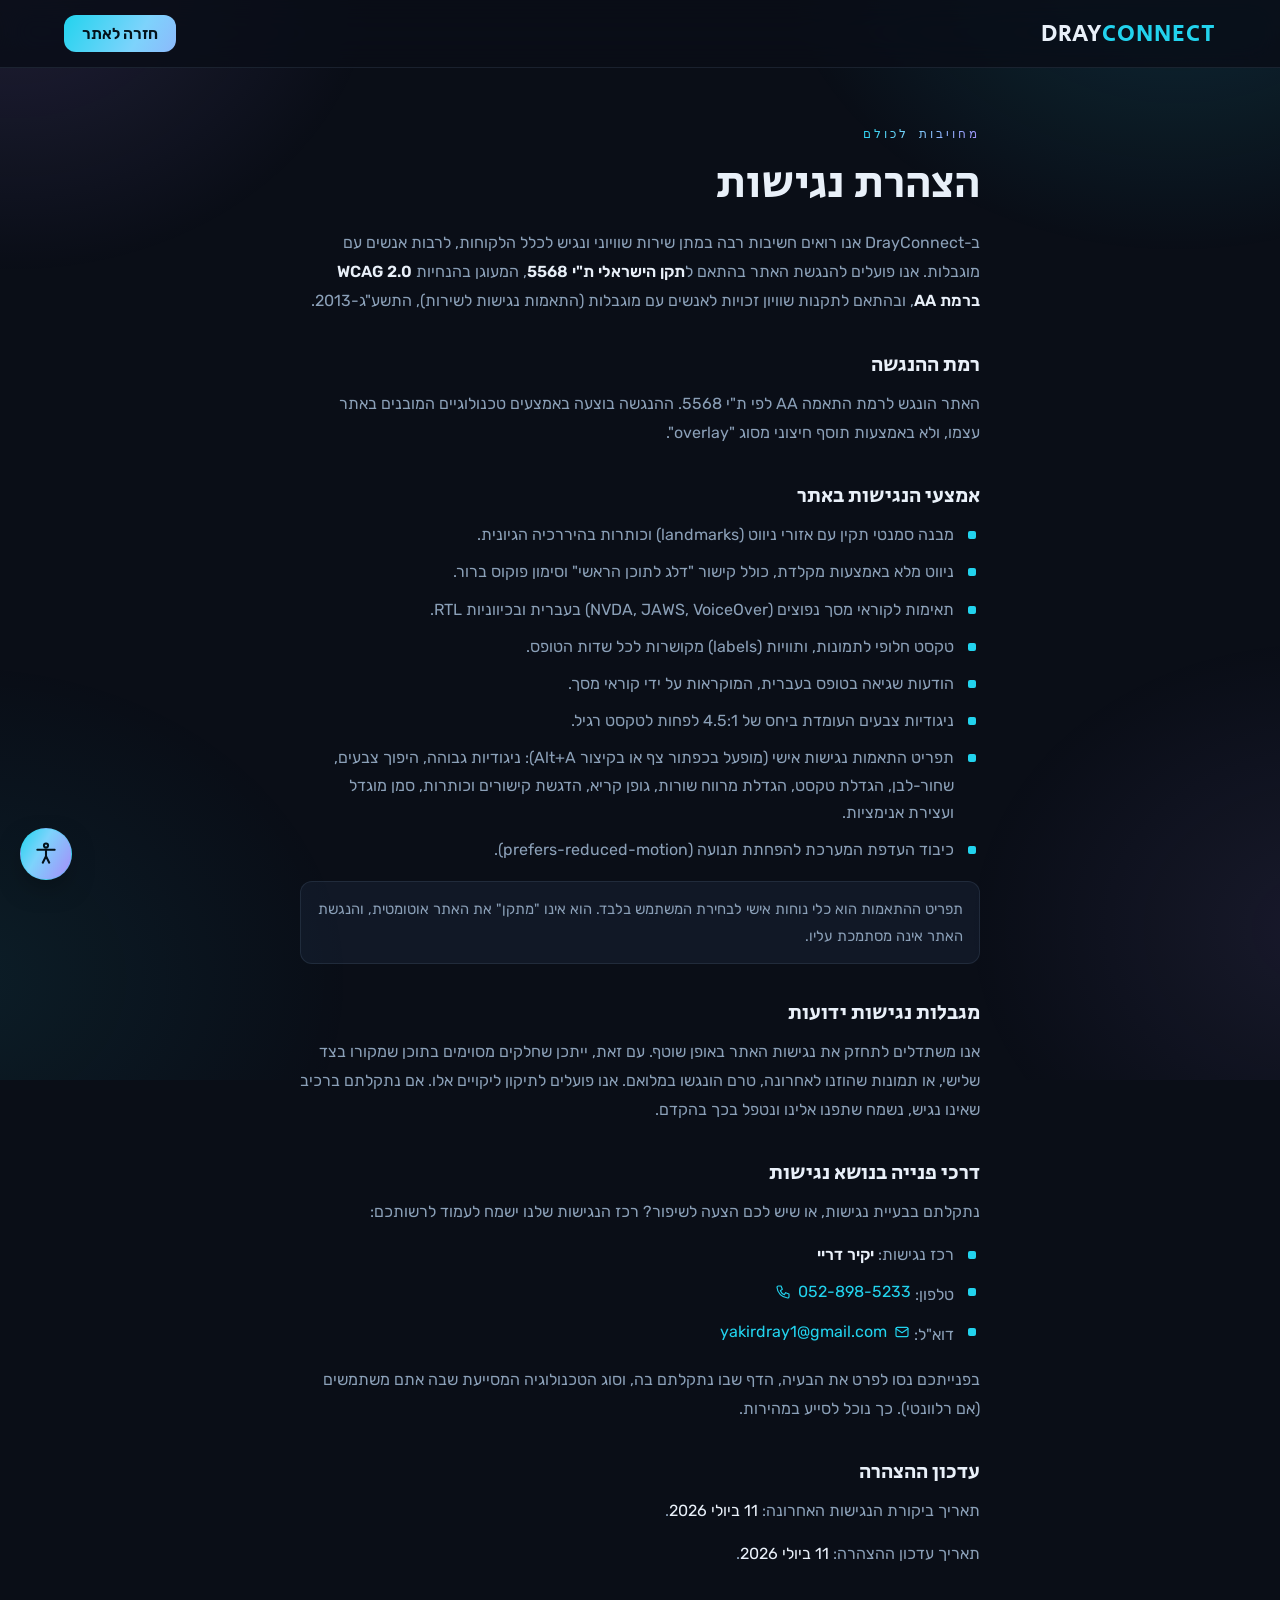
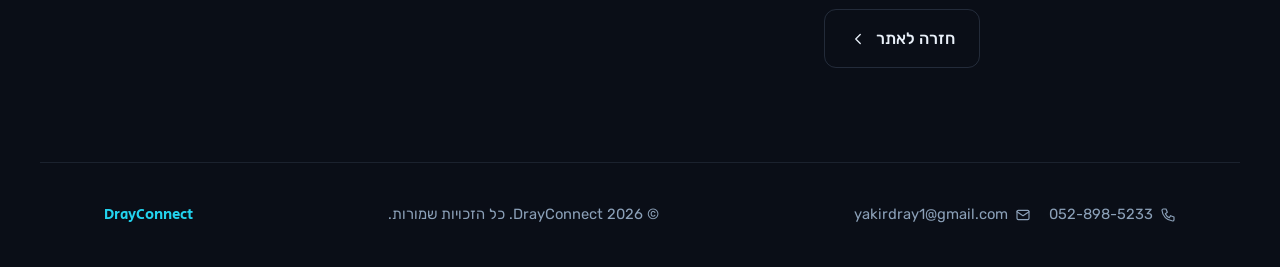
<file: accessibility.html>
<!DOCTYPE html>
<html lang="he" dir="rtl">
<head>
  <meta charset="UTF-8">
  <meta name="viewport" content="width=device-width, initial-scale=1.0">
  <title>הצהרת נגישות | DrayConnect</title>
  <meta name="description" content="הצהרת הנגישות של DrayConnect בהתאם לתקן הישראלי ת&quot;י 5568 (WCAG 2.0 AA) ותקנות שוויון זכויות לאנשים עם מוגבלות.">
  <link rel="canonical" href="https://drayconnect.co.il/accessibility.html">
  <meta name="theme-color" content="#0a0e17">
  <meta name="robots" content="index, follow">
  <link rel="icon" href="favicon.ico" sizes="any">
  <link rel="icon" type="image/png" href="favicon.png">
  <link rel="apple-touch-icon" href="apple-touch-icon.png">
  <link rel="preconnect" href="https://fonts.googleapis.com">
  <link rel="preconnect" href="https://fonts.gstatic.com" crossorigin>
  <link href="https://fonts.googleapis.com/css2?family=Secular+One&family=Rubik:wght@400;500;600;700&family=Heebo:wght@400;500;600&family=Space+Mono:wght@400;700&display=swap" rel="stylesheet">
  <link rel="stylesheet" href="style.css">
  <script>
    (function () {
      try {
        var raw = localStorage.getItem('drayconnect_a11y_v1');
        if (!raw) return;
        var p = JSON.parse(raw);
        if (p.version !== 1) return;
        var c = document.documentElement.classList;
        c.toggle('a11y-links', !!p.links);
        c.toggle('a11y-contrast-high', p.contrast === 'high');
        c.toggle('a11y-contrast-invert', p.contrast === 'invert');
        c.toggle('a11y-contrast-mono', p.contrast === 'mono');
        c.toggle('a11y-text-115', p.textSize === 115);
        c.toggle('a11y-text-130', p.textSize === 130);
        c.toggle('a11y-text-150', p.textSize === 150);
        c.toggle('a11y-lines-16', p.lineSpacing === 16);
        c.toggle('a11y-lines-20', p.lineSpacing === 20);
        c.toggle('a11y-readable-font', !!p.readableFont);
        c.toggle('a11y-highlight-headings', !!p.highlightHeadings);
        c.toggle('a11y-cursor-black', !!p.cursorBlack);
        c.toggle('a11y-cursor-large', !!p.cursorLarge);
        c.toggle('a11y-reduce-motion', !!p.reduceMotion);
      } catch (e) {}
    })();
  </script>
</head>
<body>

  <a href="#main" class="skip-link">דלג לתוכן הראשי</a>

  <svg width="0" height="0" style="position:absolute" aria-hidden="true">
    <defs>
      <symbol id="i-arrow" viewBox="0 0 24 24"><path d="M15 6l-6 6 6 6" fill="none" stroke="currentColor" stroke-width="1.75" stroke-linecap="round" stroke-linejoin="round"/></symbol>
      <symbol id="i-phone" viewBox="0 0 24 24"><path d="M5 3h4l2 5-3 2a12 12 0 0 0 6 6l2-3 5 2v4a2 2 0 0 1-2 2A17 17 0 0 1 3 5a2 2 0 0 1 2-2Z" fill="none" stroke="currentColor" stroke-width="1.75" stroke-linecap="round" stroke-linejoin="round"/></symbol>
      <symbol id="i-mail" viewBox="0 0 24 24"><rect x="3" y="5" width="18" height="14" rx="2" fill="none" stroke="currentColor" stroke-width="1.75"/><path d="m3 7 9 6 9-6" fill="none" stroke="currentColor" stroke-width="1.75" stroke-linecap="round" stroke-linejoin="round"/></symbol>
    </defs>
  </svg>

  <header>
    <nav id="nav" class="scrolled" aria-label="ניווט ראשי">
      <a href="index.html" class="logo" aria-label="DrayConnect, לדף הבית">DRAY<span>CONNECT</span></a>
      <ul class="nav-links">
        <li class="nav-cta-li"><a href="index.html" class="nav-cta">חזרה לאתר</a></li>
      </ul>
    </nav>
  </header>

  <main id="main" tabindex="-1">
    <article class="legal" lang="he" dir="rtl">
      <span class="section-tag">מחויבות לכולם</span>
      <h1>הצהרת נגישות</h1>

      <p>ב-DrayConnect אנו רואים חשיבות רבה במתן שירות שוויוני ונגיש לכלל הלקוחות, לרבות אנשים עם מוגבלות. אנו פועלים להנגשת האתר בהתאם ל<strong>תקן הישראלי ת"י 5568</strong>, המעוגן בהנחיות <strong>WCAG 2.0 ברמת AA</strong>, ובהתאם לתקנות שוויון זכויות לאנשים עם מוגבלות (התאמות נגישות לשירות), התשע"ג-2013.</p>

      <h2>רמת ההנגשה</h2>
      <p>האתר הונגש לרמת התאמה AA לפי ת"י 5568. ההנגשה בוצעה באמצעים טכנולוגיים המובנים באתר עצמו, ולא באמצעות תוסף חיצוני מסוג "overlay".</p>

      <h2>אמצעי הנגישות באתר</h2>
      <ul>
        <li>מבנה סמנטי תקין עם אזורי ניווט (landmarks) וכותרות בהיררכיה הגיונית.</li>
        <li>ניווט מלא באמצעות מקלדת, כולל קישור "דלג לתוכן הראשי" וסימון פוקוס ברור.</li>
        <li>תאימות לקוראי מסך נפוצים (NVDA, JAWS, VoiceOver) בעברית ובכיווניות RTL.</li>
        <li>טקסט חלופי לתמונות, ותוויות (labels) מקושרות לכל שדות הטופס.</li>
        <li>הודעות שגיאה בטופס בעברית, המוקראות על ידי קוראי מסך.</li>
        <li>ניגודיות צבעים העומדת ביחס של 4.5:1 לפחות לטקסט רגיל.</li>
        <li>תפריט התאמות נגישות אישי (מופעל בכפתור צף או בקיצור Alt+A): ניגודיות גבוהה, היפוך צבעים, שחור-לבן, הגדלת טקסט, הגדלת מרווח שורות, גופן קריא, הדגשת קישורים וכותרות, סמן מוגדל ועצירת אנימציות.</li>
        <li>כיבוד העדפת המערכת להפחתת תנועה (prefers-reduced-motion).</li>
      </ul>
      <p class="legal-note">תפריט ההתאמות הוא כלי נוחות אישי לבחירת המשתמש בלבד. הוא אינו "מתקן" את האתר אוטומטית, והנגשת האתר אינה מסתמכת עליו.</p>

      <h2>מגבלות נגישות ידועות</h2>
      <p>אנו משתדלים לתחזק את נגישות האתר באופן שוטף. עם זאת, ייתכן שחלקים מסוימים בתוכן שמקורו בצד שלישי, או תמונות שהוזנו לאחרונה, טרם הונגשו במלואם. אנו פועלים לתיקון ליקויים אלו. אם נתקלתם ברכיב שאינו נגיש, נשמח שתפנו אלינו ונטפל בכך בהקדם.</p>

      <h2>דרכי פנייה בנושא נגישות</h2>
      <p>נתקלתם בבעיית נגישות, או שיש לכם הצעה לשיפור? רכז הנגישות שלנו ישמח לעמוד לרשותכם:</p>
      <ul class="legal-contact">
        <li>רכז נגישות: <strong>יקיר דריי</strong></li>
        <li>טלפון: <a href="tel:0528985233" dir="ltr"><svg class="ic" aria-hidden="true" focusable="false"><use href="#i-phone"/></svg> 052-898-5233</a></li>
        <li>דוא"ל: <a href="mailto:yakirdray1@gmail.com"><svg class="ic" aria-hidden="true" focusable="false"><use href="#i-mail"/></svg> yakirdray1@gmail.com</a></li>
      </ul>
      <p>בפנייתכם נסו לפרט את הבעיה, הדף שבו נתקלתם בה, וסוג הטכנולוגיה המסייעת שבה אתם משתמשים (אם רלוונטי). כך נוכל לסייע במהירות.</p>

      <h2>עדכון ההצהרה</h2>
      <p>תאריך ביקורת הנגישות האחרונה: <time datetime="2026-07-11">11 ביולי 2026</time>.</p>
      <p>תאריך עדכון ההצהרה: <time datetime="2026-07-11">11 ביולי 2026</time>.</p>

      <p class="legal-back"><a href="index.html" class="btn-secondary">חזרה לאתר <svg class="ic" aria-hidden="true" focusable="false"><use href="#i-arrow"/></svg></a></p>
    </article>
  </main>

  <footer>
    <div class="foot-contact">
      <a href="tel:0528985233"><svg class="ic" aria-hidden="true" focusable="false"><use href="#i-phone"/></svg> 052-898-5233</a>
      <a href="mailto:yakirdray1@gmail.com"><svg class="ic" aria-hidden="true" focusable="false"><use href="#i-mail"/></svg> yakirdray1@gmail.com</a>
    </div>
    <span>© 2026 DrayConnect. כל הזכויות שמורות.</span>
    <span class="foot-brand">DrayConnect</span>
  </footer>

  <script src="a11y.js" defer></script>
</body>
</html>
</file>
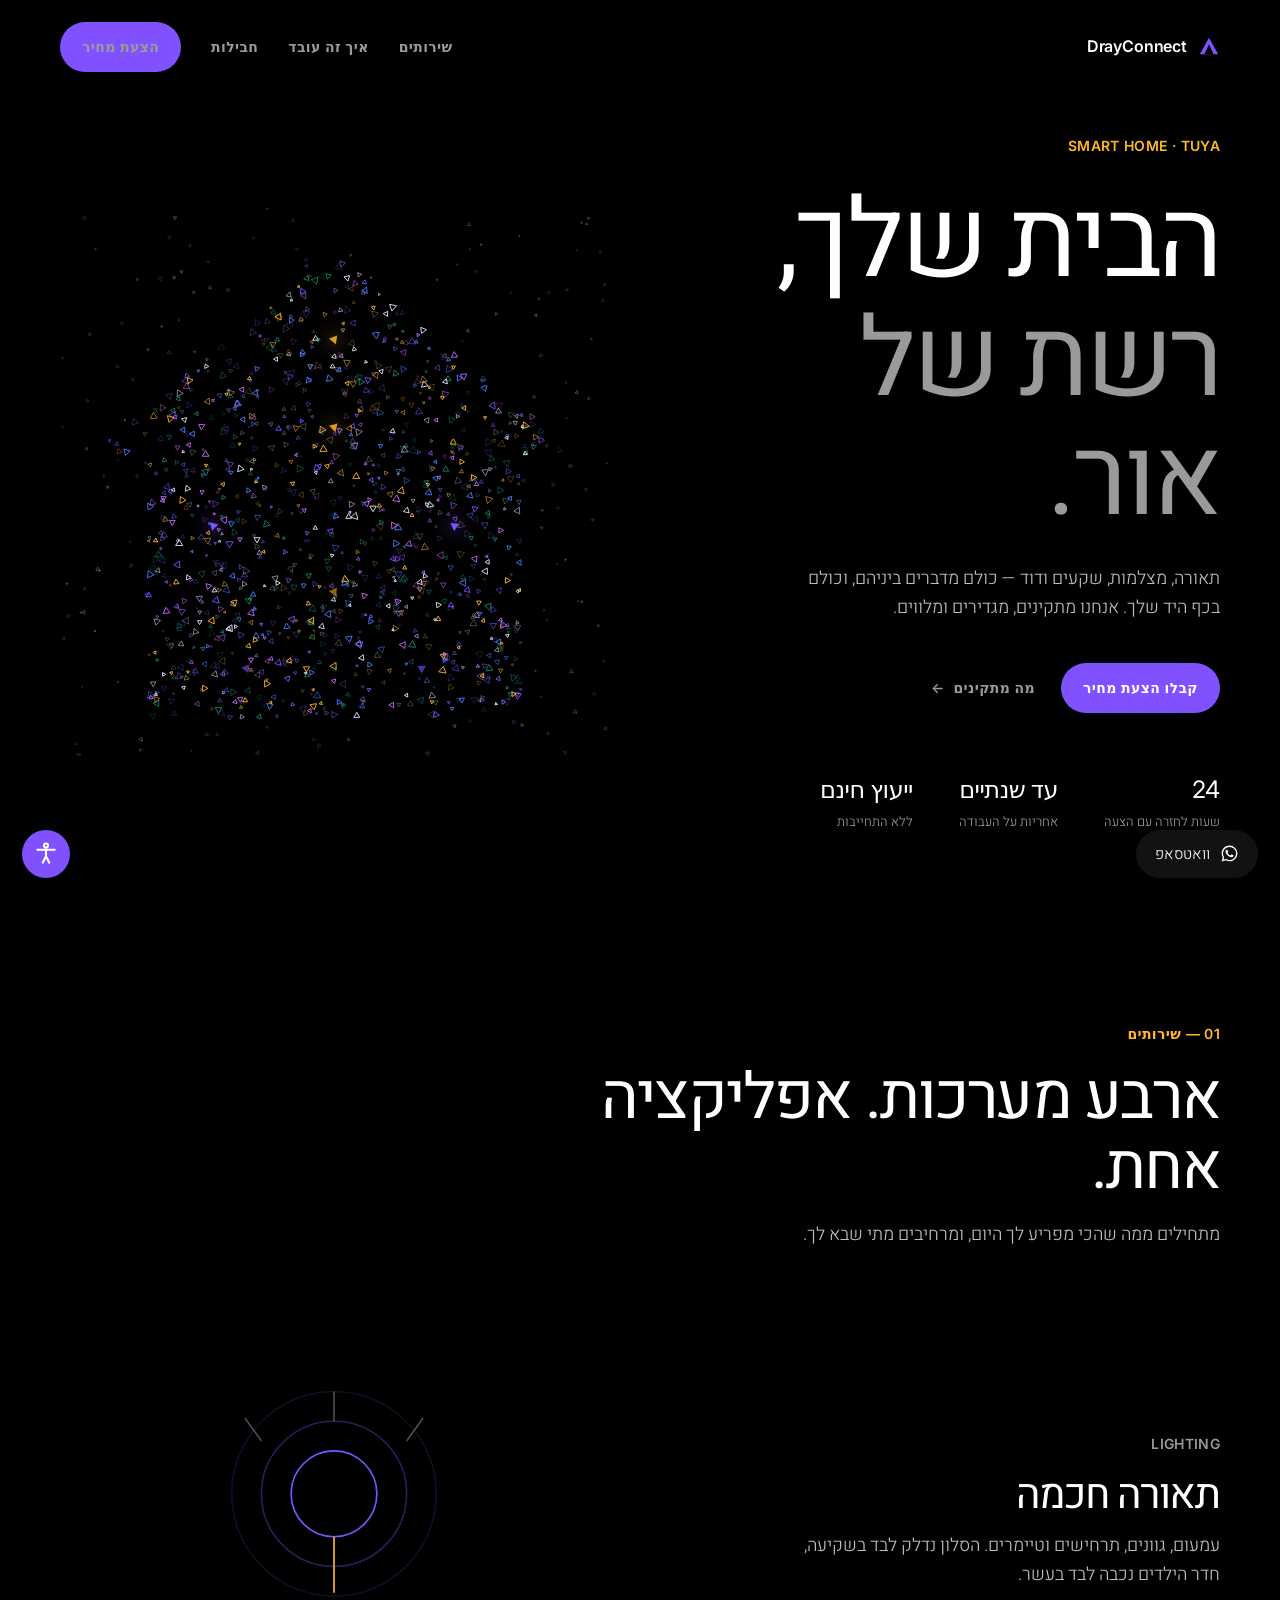
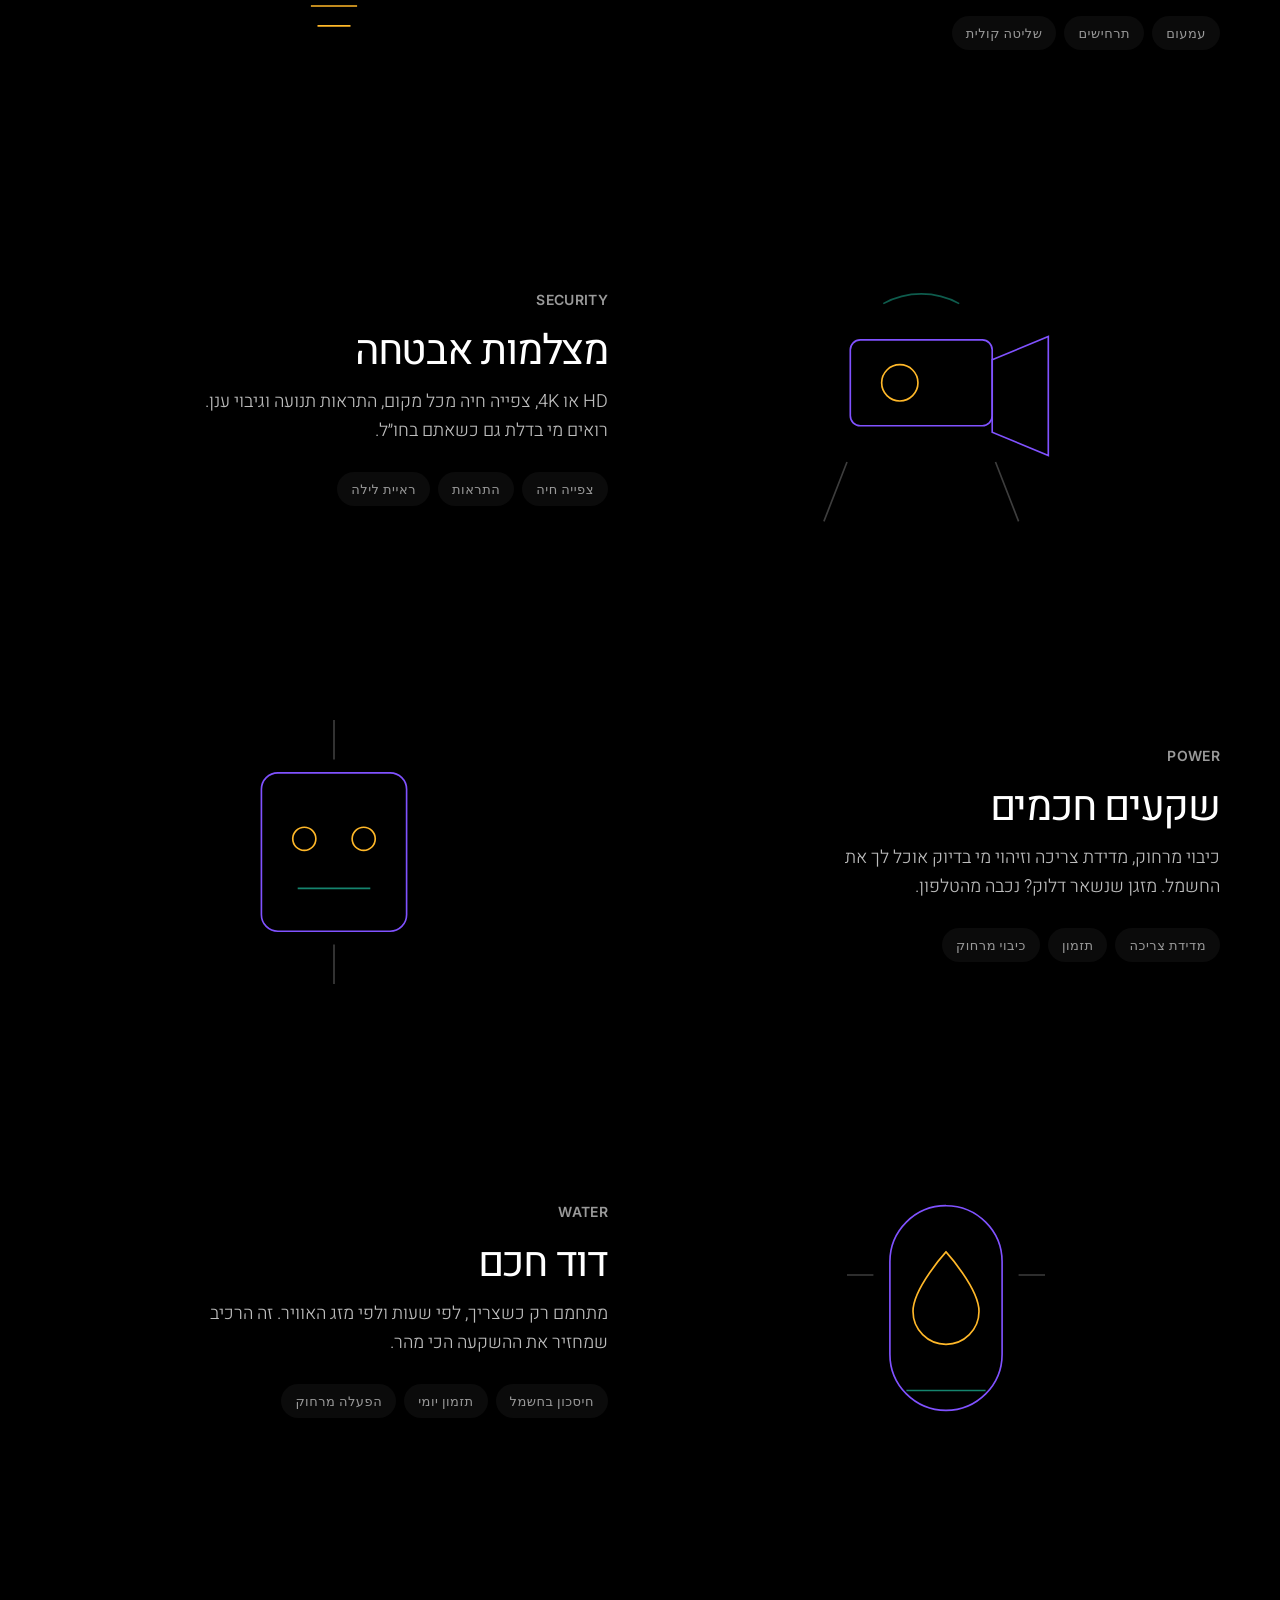
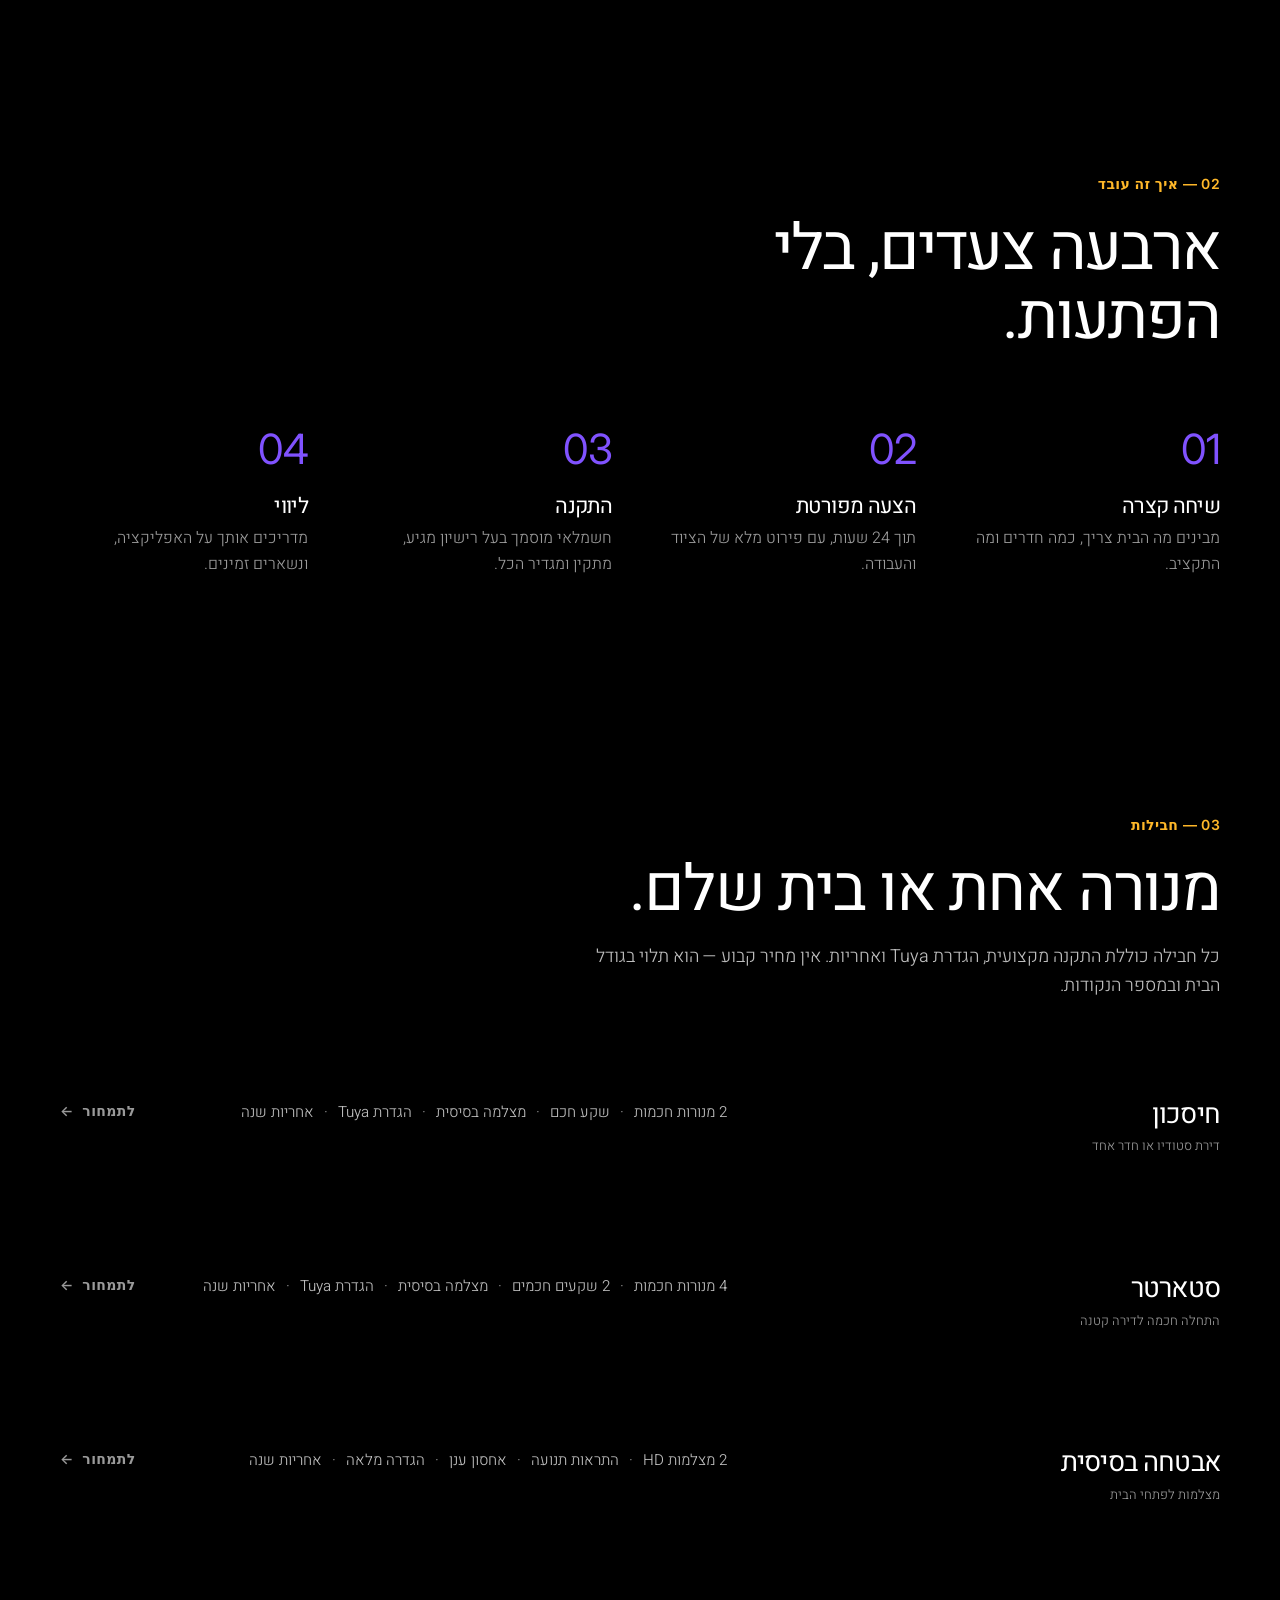
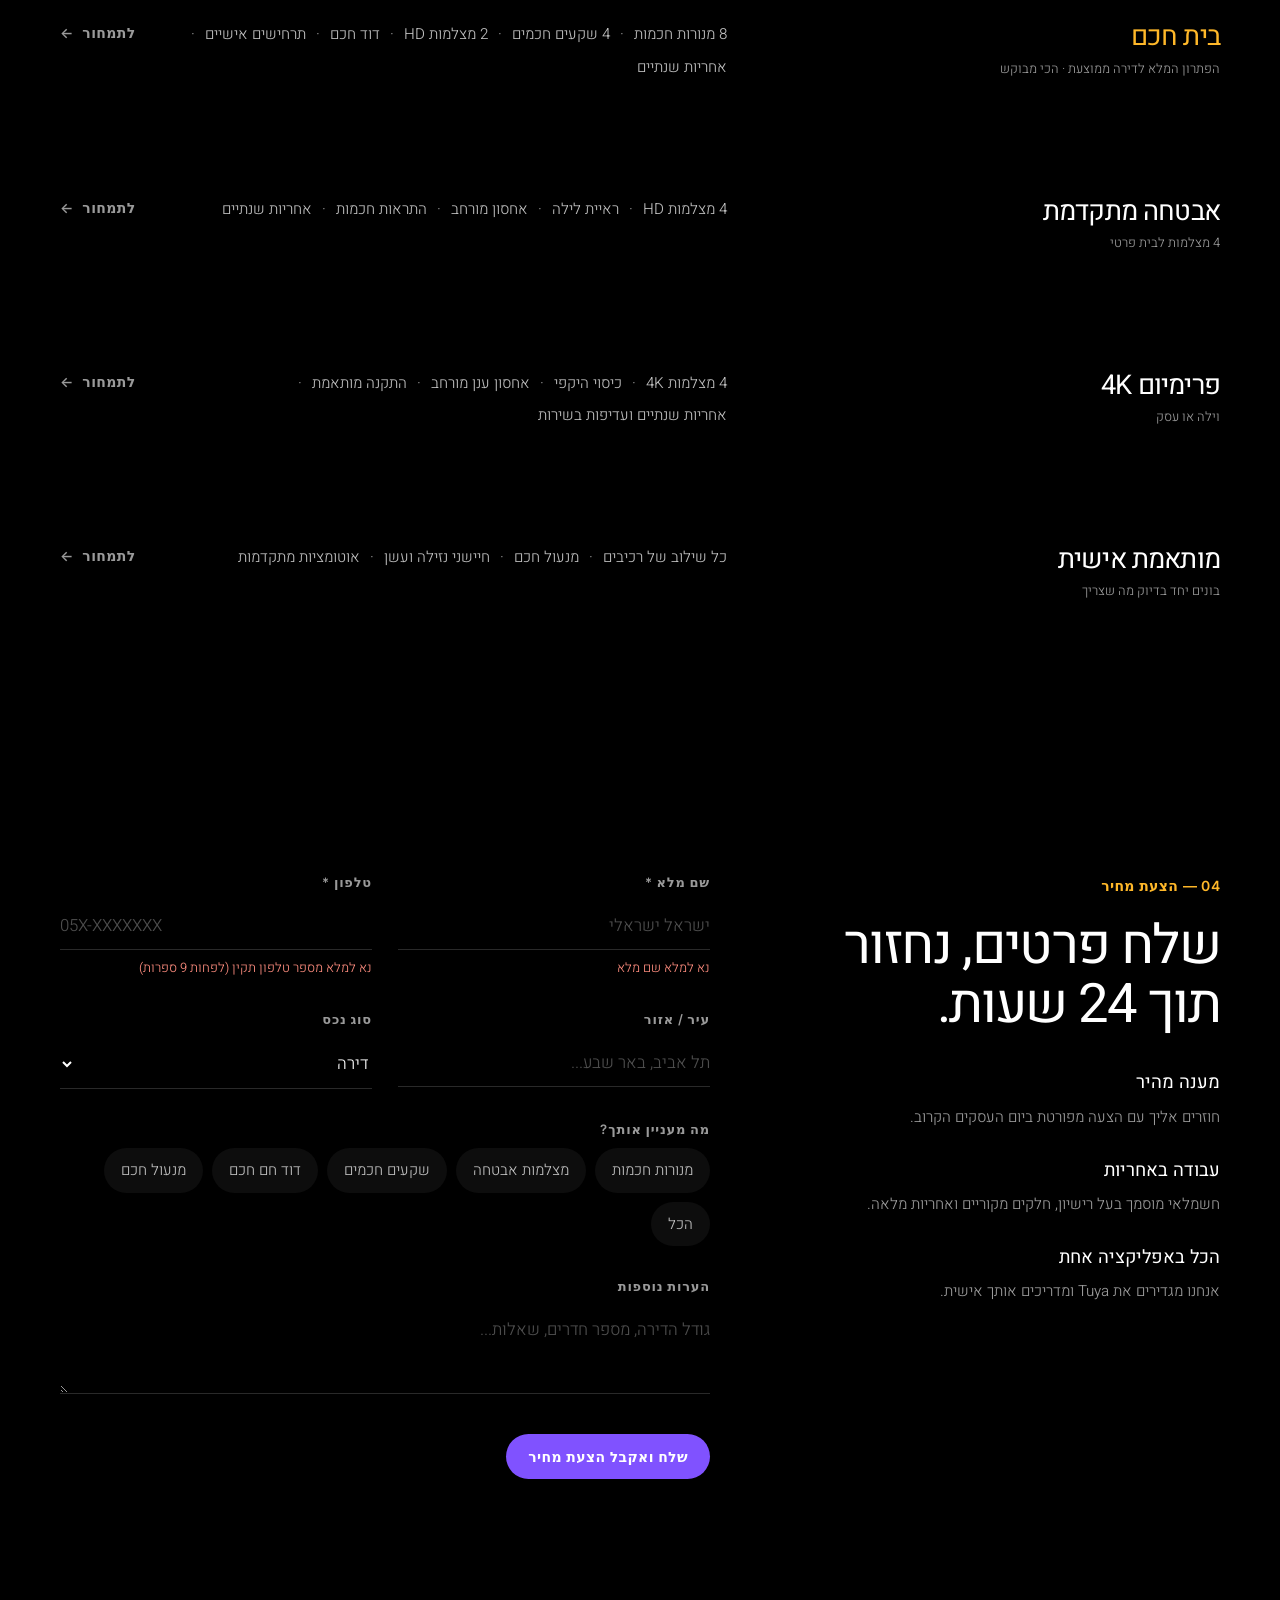
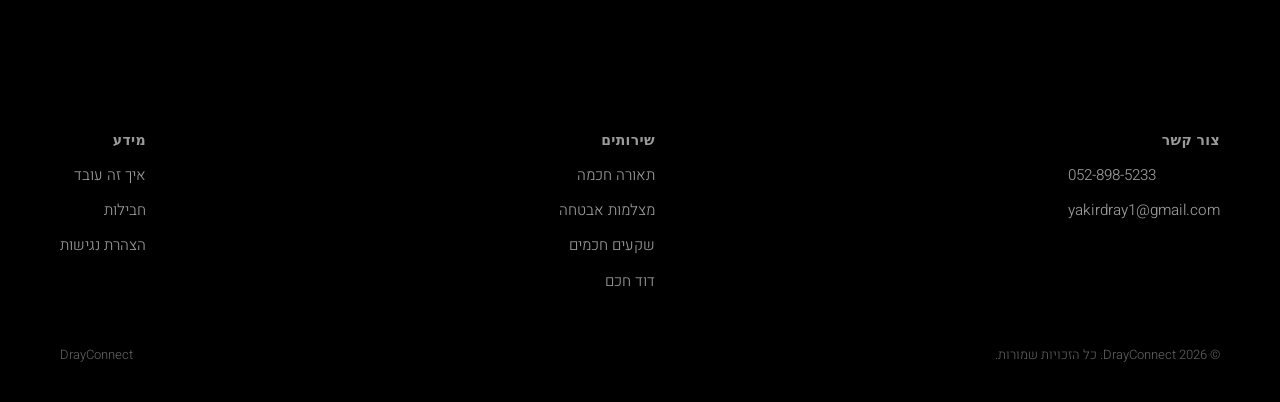
<file: v2.html>
<!DOCTYPE html>
<html lang="he" dir="rtl">
<head>
  <meta charset="UTF-8">
  <meta name="viewport" content="width=device-width, initial-scale=1.0">
  <title>DrayConnect | בית חכם בלחיצת כפתור</title>
  <meta name="description" content="DrayConnect מתקינה בתים חכמים: תאורה, מצלמות אבטחה, שקעים חכמים ודוד חכם. חשמלאי מוסמך, הגדרת Tuya מלאה ואחריות. הצעת מחיר תוך 24 שעות.">

  <!-- ═══ SITE CONFIG — עדכן כאן, לא בקוד ═════════════════════════
       SITE_URL   : הדומיין הסופי. חובה לעדכן — בלעדיו תגיות השיתוף
                    (OG) ותמונת הוואטסאפ לא יעבדו.
       WHATSAPP   : מספר בפורמט בינלאומי, בלי + ובלי מקפים.
       EMAIL_KEY  : Access Key מ-https://web3forms.com (חינם).
                    כל עוד ריק — הלידים נשלחים בוואטסאפ בלבד.
       GA_ID      : מזהה Google Analytics 4 (G-XXXXXXXXXX). ריק = כבוי.
  ═══════════════════════════════════════════════════════════════ -->
  <script>
    window.DRAYCONNECT_CONFIG = {
      SITE_URL:  'https://drayconnect.co.il',
      WHATSAPP:  '972528985233',
      EMAIL_KEY: '',
      GA_ID:     ''
    };
  </script>

  <link rel="canonical" href="https://drayconnect.co.il/">
  <meta name="theme-color" content="#000000">
  <meta name="robots" content="index, follow">

  <meta property="og:type" content="website">
  <meta property="og:locale" content="he_IL">
  <meta property="og:site_name" content="DrayConnect">
  <meta property="og:url" content="https://drayconnect.co.il/">
  <meta property="og:title" content="DrayConnect | בית חכם בלחיצת כפתור">
  <meta property="og:description" content="התקנת בתים חכמים: תאורה, מצלמות אבטחה, שקעים חכמים ודוד חכם. חשמלאי מוסמך, הגדרת Tuya מלאה ואחריות.">
  <meta property="og:image" content="https://drayconnect.co.il/og-image.png">
  <meta property="og:image:width" content="1200">
  <meta property="og:image:height" content="630">
  <meta property="og:image:alt" content="DrayConnect — בית חכם בלחיצת כפתור">

  <meta name="twitter:card" content="summary_large_image">
  <meta name="twitter:title" content="DrayConnect | בית חכם בלחיצת כפתור">
  <meta name="twitter:description" content="התקנת בתים חכמים: תאורה, מצלמות, שקעים חכמים ודוד חכם. חשמלאי מוסמך ואחריות.">
  <meta name="twitter:image" content="https://drayconnect.co.il/og-image.png">

  <link rel="icon" href="favicon.ico" sizes="any">
  <link rel="icon" type="image/png" href="favicon.png">
  <link rel="apple-touch-icon" href="apple-touch-icon.png">

  <link rel="preconnect" href="https://fonts.googleapis.com">
  <link rel="preconnect" href="https://fonts.gstatic.com" crossorigin>
  <link href="https://fonts.googleapis.com/css2?family=Heebo:wght@200;300;400;500&family=Inter:wght@400;500;600&display=swap" rel="stylesheet">
  <link rel="stylesheet" href="v2.css">

  <!-- Accessibility prefs bootstrap: apply before first paint (no flash) -->
  <script>
    (function () {
      try {
        var raw = localStorage.getItem('drayconnect_a11y_v1');
        if (!raw) return;
        var p = JSON.parse(raw);
        if (p.version !== 1) return;
        var c = document.documentElement.classList;
        c.toggle('a11y-links', !!p.links);
        c.toggle('a11y-contrast-high', p.contrast === 'high');
        c.toggle('a11y-contrast-invert', p.contrast === 'invert');
        c.toggle('a11y-contrast-mono', p.contrast === 'mono');
        c.toggle('a11y-text-115', p.textSize === 115);
        c.toggle('a11y-text-130', p.textSize === 130);
        c.toggle('a11y-text-150', p.textSize === 150);
        c.toggle('a11y-lines-16', p.lineSpacing === 16);
        c.toggle('a11y-lines-20', p.lineSpacing === 20);
        c.toggle('a11y-readable-font', !!p.readableFont);
        c.toggle('a11y-highlight-headings', !!p.highlightHeadings);
        c.toggle('a11y-cursor-black', !!p.cursorBlack);
        c.toggle('a11y-cursor-large', !!p.cursorLarge);
        c.toggle('a11y-reduce-motion', !!p.reduceMotion);
      } catch (e) {}
    })();
  </script>

  <script type="application/ld+json">
  {
    "@context": "https://schema.org",
    "@type": "HomeAndConstructionBusiness",
    "@id": "https://drayconnect.co.il/#business",
    "name": "DrayConnect",
    "description": "התקנת בתים חכמים: תאורה חכמה, מצלמות אבטחה, שקעים חכמים ודוד חכם, כולל הגדרת אפליקציית Tuya.",
    "url": "https://drayconnect.co.il/",
    "telephone": "+972-52-898-5233",
    "email": "yakirdray1@gmail.com",
    "image": "https://drayconnect.co.il/og-image.png",
    "logo": "https://drayconnect.co.il/favicon.png",
    "priceRange": "₪₪",
    "currenciesAccepted": "ILS",
    "address": { "@type": "PostalAddress", "addressCountry": "IL" },
    "areaServed": { "@type": "Country", "name": "IL" },
    "knowsLanguage": "he",
    "makesOffer": [
      { "@type": "Offer", "itemOffered": { "@type": "Service", "name": "התקנת תאורה חכמה" } },
      { "@type": "Offer", "itemOffered": { "@type": "Service", "name": "התקנת מצלמות אבטחה" } },
      { "@type": "Offer", "itemOffered": { "@type": "Service", "name": "התקנת שקעים חכמים" } },
      { "@type": "Offer", "itemOffered": { "@type": "Service", "name": "התקנת דוד חכם" } },
      { "@type": "Offer", "itemOffered": { "@type": "Service", "name": "הגדרת אפליקציית Tuya" } }
    ]
  }
  </script>

  <!-- Google Analytics 4 — inert until GA_ID is set above -->
  <script>
    (function () {
      var id = (window.DRAYCONNECT_CONFIG || {}).GA_ID;
      if (!id) return;
      var t = document.createElement('script');
      t.async = true;
      t.src = 'https://www.googletagmanager.com/gtag/js?id=' + encodeURIComponent(id);
      document.head.appendChild(t);
      window.dataLayer = window.dataLayer || [];
      window.gtag = function () { window.dataLayer.push(arguments); };
      window.gtag('js', new Date());
      window.gtag('config', id);
    })();
  </script>
</head>

<body>
  <a href="#main" class="skip-link">דלג לתוכן הראשי</a>

  <!-- ── NAV ──────────────────────────────────────────────────── -->
  <nav class="nav" id="nav" aria-label="ניווט ראשי">
    <a href="#" class="logo" aria-label="DrayConnect, לדף הבית">
      <svg viewBox="0 0 24 24" aria-hidden="true" focusable="false">
        <path d="M12 2 22 20H2Z" fill="#8052ff"/>
        <path d="M12 9 17 20H7Z" fill="#000"/>
      </svg>
      <b>DrayConnect</b>
    </a>
    <ul class="nav-links">
      <li class="hide-sm"><a href="#services">שירותים</a></li>
      <li class="hide-sm"><a href="#process">איך זה עובד</a></li>
      <li class="hide-sm"><a href="#pricing">חבילות</a></li>
      <li><a href="#quote" class="pill">הצעת מחיר</a></li>
    </ul>
  </nav>

  <main id="main" tabindex="-1">

    <!-- ── HERO ───────────────────────────────────────────────── -->
    <section class="hero">
      <div class="wrap hero-grid">
        <div>
          <span class="label">Smart Home · Tuya</span>
          <h1>הבית שלך,<br><i>רשת של אור.</i></h1>
          <p class="hero-sub">
            תאורה, מצלמות, שקעים ודוד — כולם מדברים ביניהם, וכולם
            בכף היד שלך. אנחנו מתקינים, מגדירים ומלווים.
          </p>
          <div class="hero-actions">
            <a href="#quote" class="pill">קבלו הצעת מחיר</a>
            <a href="#services" class="ghost">
              מה מתקינים <span class="ar" aria-hidden="true">←</span>
            </a>
          </div>
          <div class="hero-facts">
            <div><b>24</b><span>שעות לחזרה עם הצעה</span></div>
            <div><b>עד שנתיים</b><span>אחריות על העבודה</span></div>
            <div><b>ייעוץ חינם</b><span>ללא התחייבות</span></div>
          </div>
        </div>
        <div class="art">
          <canvas id="constellation"
                  role="img"
                  aria-label="איור: בית הבנוי מאלפי נקודות אור זעירות, עם נקודות בהירות יותר המסמנות מכשירים חכמים"></canvas>
        </div>
      </div>
    </section>

    <!-- ── SERVICES ───────────────────────────────────────────── -->
    <section class="sec" id="services">
      <div class="wrap">
        <div class="sec-head rv">
          <span class="label">01 — שירותים</span>
          <h2>ארבע מערכות. אפליקציה אחת.</h2>
          <p>מתחילים ממה שהכי מפריע לך היום, ומרחיבים מתי שבא לך.</p>
        </div>

        <article class="zig rv">
          <div>
            <span class="label dim">Lighting</span>
            <h3>תאורה חכמה</h3>
            <p>
              עמעום, גוונים, תרחישים וטיימרים. הסלון נדלק לבד בשקיעה,
              חדר הילדים נכבה לבד בעשר.
            </p>
            <div class="tags">
              <span class="tag">עמעום</span>
              <span class="tag">תרחישים</span>
              <span class="tag">שליטה קולית</span>
            </div>
          </div>
          <div class="zig-art" aria-hidden="true">
            <svg viewBox="0 0 200 200" fill="none" stroke="#8052ff" stroke-width="1">
              <circle cx="100" cy="72" r="26"/>
              <circle cx="100" cy="72" r="44" stroke="#8052ff" opacity=".35"/>
              <circle cx="100" cy="72" r="62" stroke="#8052ff" opacity=".15"/>
              <path d="M100 98v34M86 140h28M90 152h20" stroke="#ffb829"/>
              <path d="M100 10v18M46 26l10 14M154 26l-10 14" stroke="#9a9a9a" opacity=".5"/>
            </svg>
          </div>
        </article>

        <article class="zig rv">
          <div>
            <span class="label dim">Security</span>
            <h3>מצלמות אבטחה</h3>
            <p>
              HD או 4K, צפייה חיה מכל מקום, התראות תנועה וגיבוי ענן.
              רואים מי בדלת גם כשאתם בחו״ל.
            </p>
            <div class="tags">
              <span class="tag">צפייה חיה</span>
              <span class="tag">התראות</span>
              <span class="tag">ראיית לילה</span>
            </div>
          </div>
          <div class="zig-art" aria-hidden="true">
            <svg viewBox="0 0 200 200" fill="none" stroke="#8052ff" stroke-width="1">
              <rect x="42" y="66" width="86" height="52" rx="6"/>
              <path d="M128 78l34-14v72l-34-14z"/>
              <circle cx="72" cy="92" r="11" stroke="#ffb829"/>
              <path d="M40 140 26 176M130 140l14 36" stroke="#9a9a9a" opacity=".4"/>
              <path d="M62 44a48 48 0 0 1 46 0" stroke="#15846e" opacity=".7"/>
            </svg>
          </div>
        </article>

        <article class="zig rv">
          <div>
            <span class="label dim">Power</span>
            <h3>שקעים חכמים</h3>
            <p>
              כיבוי מרחוק, מדידת צריכה וזיהוי מי בדיוק אוכל לך את החשמל.
              מזגן שנשאר דלוק? נכבה מהטלפון.
            </p>
            <div class="tags">
              <span class="tag">מדידת צריכה</span>
              <span class="tag">תזמון</span>
              <span class="tag">כיבוי מרחוק</span>
            </div>
          </div>
          <div class="zig-art" aria-hidden="true">
            <svg viewBox="0 0 200 200" fill="none" stroke="#8052ff" stroke-width="1">
              <rect x="56" y="52" width="88" height="96" rx="10"/>
              <circle cx="82" cy="92" r="7" stroke="#ffb829"/>
              <circle cx="118" cy="92" r="7" stroke="#ffb829"/>
              <path d="M78 122h44" stroke="#15846e"/>
              <path d="M100 20v24M100 156v24" stroke="#9a9a9a" opacity=".4"/>
            </svg>
          </div>
        </article>

        <article class="zig rv">
          <div>
            <span class="label dim">Water</span>
            <h3>דוד חכם</h3>
            <p>
              מתחמם רק כשצריך, לפי שעות ולפי מזג האוויר.
              זה הרכיב שמחזיר את ההשקעה הכי מהר.
            </p>
            <div class="tags">
              <span class="tag">חיסכון בחשמל</span>
              <span class="tag">תזמון יומי</span>
              <span class="tag">הפעלה מרחוק</span>
            </div>
          </div>
          <div class="zig-art" aria-hidden="true">
            <svg viewBox="0 0 200 200" fill="none" stroke="#8052ff" stroke-width="1">
              <rect x="66" y="38" width="68" height="124" rx="34"/>
              <path d="M100 66c0 0 20 22 20 36a20 20 0 0 1-40 0c0-14 20-36 20-36Z" stroke="#ffb829"/>
              <path d="M76 150h48" stroke="#15846e"/>
              <path d="M40 80h16M144 80h16" stroke="#9a9a9a" opacity=".4"/>
            </svg>
          </div>
        </article>
      </div>
    </section>

    <!-- ── PROCESS ────────────────────────────────────────────── -->
    <section class="sec" id="process">
      <div class="wrap">
        <div class="sec-head rv">
          <span class="label">02 — איך זה עובד</span>
          <h2>ארבעה צעדים, בלי הפתעות.</h2>
        </div>
        <div class="steps rv">
          <div class="step">
            <div class="step-n">01</div>
            <h3>שיחה קצרה</h3>
            <p>מבינים מה הבית צריך, כמה חדרים ומה התקציב.</p>
          </div>
          <div class="step">
            <div class="step-n">02</div>
            <h3>הצעה מפורטת</h3>
            <p>תוך 24 שעות, עם פירוט מלא של הציוד והעבודה.</p>
          </div>
          <div class="step">
            <div class="step-n">03</div>
            <h3>התקנה</h3>
            <p>חשמלאי מוסמך בעל רישיון מגיע, מתקין ומגדיר הכל.</p>
          </div>
          <div class="step">
            <div class="step-n">04</div>
            <h3>ליווי</h3>
            <p>מדריכים אותך על האפליקציה, ונשארים זמינים.</p>
          </div>
        </div>
      </div>
    </section>

    <!-- ── PRICING ────────────────────────────────────────────── -->
    <section class="sec" id="pricing">
      <div class="wrap">
        <div class="sec-head rv">
          <span class="label">03 — חבילות</span>
          <h2>מנורה אחת או בית שלם.</h2>
          <p>
            כל חבילה כוללת התקנה מקצועית, הגדרת Tuya ואחריות.
            אין מחיר קבוע — הוא תלוי בגודל הבית ובמספר הנקודות.
          </p>
        </div>

        <div class="plans">
          <article class="plan rv">
            <div class="plan-name">
              <h3>חיסכון</h3>
              <span>דירת סטודיו או חדר אחד</span>
            </div>
            <ul class="plan-items">
              <li>2 מנורות חכמות</li><li>שקע חכם</li>
              <li>מצלמה בסיסית</li><li>הגדרת Tuya</li><li>אחריות שנה</li>
            </ul>
            <a href="#quote" class="ghost">לתמחור <span class="ar" aria-hidden="true">←</span></a>
          </article>

          <article class="plan rv">
            <div class="plan-name">
              <h3>סטארטר</h3>
              <span>התחלה חכמה לדירה קטנה</span>
            </div>
            <ul class="plan-items">
              <li>4 מנורות חכמות</li><li>2 שקעים חכמים</li>
              <li>מצלמה בסיסית</li><li>הגדרת Tuya</li><li>אחריות שנה</li>
            </ul>
            <a href="#quote" class="ghost">לתמחור <span class="ar" aria-hidden="true">←</span></a>
          </article>

          <article class="plan rv">
            <div class="plan-name">
              <h3>אבטחה בסיסית</h3>
              <span>מצלמות לפתחי הבית</span>
            </div>
            <ul class="plan-items">
              <li>2 מצלמות HD</li><li>התראות תנועה</li>
              <li>אחסון ענן</li><li>הגדרה מלאה</li><li>אחריות שנה</li>
            </ul>
            <a href="#quote" class="ghost">לתמחור <span class="ar" aria-hidden="true">←</span></a>
          </article>

          <article class="plan mark rv">
            <div class="plan-name">
              <h3>בית חכם</h3>
              <span>הפתרון המלא לדירה ממוצעת · הכי מבוקש</span>
            </div>
            <ul class="plan-items">
              <li>8 מנורות חכמות</li><li>4 שקעים חכמים</li>
              <li>2 מצלמות HD</li><li>דוד חכם</li>
              <li>תרחישים אישיים</li><li>אחריות שנתיים</li>
            </ul>
            <a href="#quote" class="ghost">לתמחור <span class="ar" aria-hidden="true">←</span></a>
          </article>

          <article class="plan rv">
            <div class="plan-name">
              <h3>אבטחה מתקדמת</h3>
              <span>4 מצלמות לבית פרטי</span>
            </div>
            <ul class="plan-items">
              <li>4 מצלמות HD</li><li>ראיית לילה</li>
              <li>אחסון מורחב</li><li>התראות חכמות</li><li>אחריות שנתיים</li>
            </ul>
            <a href="#quote" class="ghost">לתמחור <span class="ar" aria-hidden="true">←</span></a>
          </article>

          <article class="plan rv">
            <div class="plan-name">
              <h3>פרימיום 4K</h3>
              <span>וילה או עסק</span>
            </div>
            <ul class="plan-items">
              <li>4 מצלמות 4K</li><li>כיסוי היקפי</li>
              <li>אחסון ענן מורחב</li><li>התקנה מותאמת</li>
              <li>אחריות שנתיים ועדיפות בשירות</li>
            </ul>
            <a href="#quote" class="ghost">לתמחור <span class="ar" aria-hidden="true">←</span></a>
          </article>

          <article class="plan rv">
            <div class="plan-name">
              <h3>מותאמת אישית</h3>
              <span>בונים יחד בדיוק מה שצריך</span>
            </div>
            <ul class="plan-items">
              <li>כל שילוב של רכיבים</li><li>מנעול חכם</li>
              <li>חיישני נזילה ועשן</li><li>אוטומציות מתקדמות</li>
            </ul>
            <a href="#quote" class="ghost">לתמחור <span class="ar" aria-hidden="true">←</span></a>
          </article>
        </div>
      </div>
    </section>

    <!-- ── QUOTE ──────────────────────────────────────────────── -->
    <section class="sec" id="quote">
      <div class="wrap quote">
        <aside class="rv">
          <span class="label">04 — הצעת מחיר</span>
          <h2 style="font-size:clamp(2rem,4.6vw,3.4rem);margin-block:16px 0">
            שלח פרטים, נחזור תוך 24 שעות.
          </h2>
          <ul class="quote-list">
            <li>
              <b>מענה מהיר</b>
              <span>חוזרים אליך עם הצעה מפורטת ביום העסקים הקרוב.</span>
            </li>
            <li>
              <b>עבודה באחריות</b>
              <span>חשמלאי מוסמך בעל רישיון, חלקים מקוריים ואחריות מלאה.</span>
            </li>
            <li>
              <b>הכל באפליקציה אחת</b>
              <span>אנחנו מגדירים את Tuya ומדריכים אותך אישית.</span>
            </li>
          </ul>
        </aside>

        <form id="quote-form" class="rv" aria-label="טופס בקשת הצעת מחיר" novalidate>
          <div class="grid">
            <div class="field">
              <label for="q-name">שם מלא *</label>
              <input id="q-name" name="name" type="text" placeholder="ישראל ישראלי"
                     autocomplete="name" required aria-required="true"
                     aria-invalid="false" aria-describedby="q-name-error">
              <span id="q-name-error" class="err" role="alert" hidden>נא למלא שם מלא</span>
            </div>

            <div class="field">
              <label for="q-phone">טלפון *</label>
              <input id="q-phone" name="phone" type="tel" dir="ltr" inputmode="tel"
                     placeholder="05X-XXXXXXX" autocomplete="tel" required aria-required="true"
                     aria-invalid="false" aria-describedby="q-phone-error">
              <span id="q-phone-error" class="err" role="alert" hidden>נא למלא מספר טלפון תקין (לפחות 9 ספרות)</span>
            </div>

            <div class="field">
              <label for="q-city">עיר / אזור</label>
              <input id="q-city" name="city" type="text" placeholder="תל אביב, באר שבע..."
                     autocomplete="address-level2">
            </div>

            <div class="field">
              <label for="q-type">סוג נכס</label>
              <select id="q-type" name="propertyType">
                <option>דירה</option>
                <option>בית פרטי</option>
                <option>וילה</option>
                <option>משרד / עסק</option>
              </select>
            </div>

            <fieldset class="field f-full chips-set">
              <legend>מה מעניין אותך?</legend>
              <div class="chips">
                <label class="chip"><input type="checkbox" name="interest" value="מנורות"> מנורות חכמות</label>
                <label class="chip"><input type="checkbox" name="interest" value="מצלמות"> מצלמות אבטחה</label>
                <label class="chip"><input type="checkbox" name="interest" value="שקעים"> שקעים חכמים</label>
                <label class="chip"><input type="checkbox" name="interest" value="דוד"> דוד חם חכם</label>
                <label class="chip"><input type="checkbox" name="interest" value="מנעול"> מנעול חכם</label>
                <label class="chip"><input type="checkbox" name="interest" value="הכל"> הכל</label>
              </div>
            </fieldset>

            <div class="field f-full">
              <label for="q-notes">הערות נוספות</label>
              <textarea id="q-notes" name="notes" placeholder="גודל הדירה, מספר חדרים, שאלות..."></textarea>
            </div>

            <div class="f-full">
              <button type="submit" class="pill send">שלח ואקבל הצעת מחיר</button>
            </div>

            <p id="form-status" class="status" role="status" aria-live="polite"></p>
          </div>
        </form>
      </div>
    </section>
  </main>

  <!-- ── WHATSAPP ─────────────────────────────────────────────── -->
  <a id="wa-fab" class="wa" href="#" target="_blank" rel="noopener"
     aria-label="פתיחת שיחת וואטסאפ עם DrayConnect">
    <svg viewBox="0 0 24 24" aria-hidden="true" focusable="false">
      <path d="M12.04 2c-5.46 0-9.91 4.45-9.91 9.91 0 1.75.46 3.45 1.32 4.95L2.05 22l5.25-1.38a9.87 9.87 0 0 0 4.74 1.21h.01c5.46 0 9.91-4.45 9.91-9.91 0-2.65-1.03-5.14-2.9-7.01A9.82 9.82 0 0 0 12.04 2Zm0 18.15h-.01a8.2 8.2 0 0 1-4.18-1.15l-.3-.18-3.12.82.83-3.04-.2-.31a8.18 8.18 0 0 1-1.26-4.38c0-4.54 3.7-8.23 8.24-8.23a8.2 8.2 0 0 1 8.23 8.24c0 4.54-3.69 8.23-8.23 8.23Zm4.52-6.16c-.25-.12-1.47-.72-1.69-.81-.23-.08-.39-.12-.56.13-.16.24-.64.8-.79.97-.14.16-.29.18-.54.06-.25-.13-1.05-.39-1.99-1.23-.74-.66-1.23-1.47-1.38-1.72-.14-.25-.01-.38.11-.5.11-.11.25-.29.37-.43.13-.15.17-.25.25-.41.08-.17.04-.31-.02-.43-.06-.12-.56-1.34-.76-1.84-.2-.48-.41-.42-.56-.43h-.48c-.17 0-.43.06-.66.31-.22.25-.87.85-.87 2.07 0 1.22.89 2.4 1.02 2.56.12.17 1.75 2.67 4.23 3.74.59.26 1.05.41 1.41.52.59.19 1.13.16 1.56.1.47-.07 1.47-.6 1.67-1.18.21-.58.21-1.07.15-1.18-.06-.11-.22-.17-.47-.29Z"/>
    </svg>
    <span class="wa-label">וואטסאפ</span>
  </a>

  <!-- ── FOOTER ───────────────────────────────────────────────── -->
  <footer class="foot">
    <div class="wrap">
      <div class="foot-grid">
        <div class="foot-col">
          <span class="label dim">צור קשר</span>
          <a href="tel:0528985233" dir="ltr">052-898-5233</a>
          <a href="mailto:yakirdray1@gmail.com">yakirdray1@gmail.com</a>
        </div>
        <div class="foot-col">
          <span class="label dim">שירותים</span>
          <a href="#services">תאורה חכמה</a>
          <a href="#services">מצלמות אבטחה</a>
          <a href="#services">שקעים חכמים</a>
          <a href="#services">דוד חכם</a>
        </div>
        <div class="foot-col">
          <span class="label dim">מידע</span>
          <a href="#process">איך זה עובד</a>
          <a href="#pricing">חבילות</a>
          <a href="accessibility.html">הצהרת נגישות</a>
        </div>
      </div>
      <div class="foot-bottom">
        <span>© 2026 DrayConnect. כל הזכויות שמורות.</span>
        <span>DrayConnect</span>
      </div>
    </div>
  </footer>

  <script src="v2.js" defer></script>
  <script src="a11y.js" defer></script>
</body>
</html>
</file>
<file: style.css>
:root {
  /* Surfaces (off-black navy, never pure #000) */
  --bg:        #0a0e17;
  --surface:   #111826;
  --surface-2: #161f30;
  --elevated:  #1b2740;

  /* Brand accent system: cyan primary + violet second, locked as ONE gradient */
  --accent:      #22d3ee;
  --accent-2:    #a78bfa;
  --accent-soft: rgba(34, 211, 238, 0.12);
  --accent-line: rgba(34, 211, 238, 0.28);
  --accent-ink:  #04121a;
  --grad:        linear-gradient(120deg, #22d3ee 0%, #7dd3fc 40%, #a78bfa 100%);
  --grad-bright: linear-gradient(120deg, #34d9f2 0%, #b39dff 100%);

  /* Text */
  --text:  #e9f0f9;
  --muted: #8ba0b8;
  --faint: #5f7594;

  /* Lines */
  --border:  rgba(148, 179, 214, 0.12);
  --border-2: rgba(148, 179, 214, 0.18);

  /* Tinted shadows (not neon glows) */
  --shadow-sm: 0 1px 2px rgba(0,0,0,0.4);
  --shadow-md: 0 12px 30px -12px rgba(0,0,0,0.6), 0 0 0 1px var(--border);
  --shadow-lg: 0 30px 60px -20px rgba(0,0,0,0.7), 0 0 0 1px var(--border-2);
  --shadow-accent: 0 18px 40px -16px rgba(34, 211, 238, 0.35);

  /* Radius scale (locked) */
  --r-btn:   12px;
  --r-card:  20px;
  --r-input: 12px;

  /* Motion (strong custom curves — Emil) */
  --ease-out:    cubic-bezier(0.23, 1, 0.32, 1);
  --ease-in-out: cubic-bezier(0.77, 0, 0.175, 1);
  --spring:      cubic-bezier(0.34, 1.4, 0.5, 1);

  --maxw: 1200px;
}

* { margin: 0; padding: 0; box-sizing: border-box; }

html { scroll-behavior: smooth; }

body {
  font-family: 'Rubik', 'Heebo', system-ui, sans-serif;
  background: var(--bg);
  color: var(--text);
  overflow-x: hidden;
  line-height: 1.6;
  -webkit-font-smoothing: antialiased;
  text-rendering: optimizeLegibility;
}

h1, h2, h3, .logo, .price-name {
  font-family: 'Secular One', 'Rubik', sans-serif;
  font-weight: 400;
  line-height: 1.15;
}

a { color: inherit; }

/* Ambient aurora: cyan + violet blobs that drift slowly (decorative, ambient) */
body::before {
  content: '';
  position: fixed;
  inset: -20%;
  z-index: 0;
  pointer-events: none;
  background:
    radial-gradient(38% 44% at 80% 8%, rgba(34, 211, 238, 0.16), transparent 60%),
    radial-gradient(34% 40% at 15% 12%, rgba(167, 139, 250, 0.14), transparent 60%),
    radial-gradient(40% 46% at 12% 92%, rgba(34, 211, 238, 0.08), transparent 55%),
    radial-gradient(36% 42% at 88% 88%, rgba(167, 139, 250, 0.09), transparent 55%);
  animation: aurora 26s var(--ease-in-out) infinite alternate;
  will-change: transform;
}
@keyframes aurora {
  0%   { transform: translate3d(0, 0, 0) scale(1); }
  50%  { transform: translate3d(2.5%, 1.8%, 0) scale(1.08); }
  100% { transform: translate3d(-2%, -1.5%, 0) scale(1.04); }
}

.container { max-width: var(--maxw); margin-inline: auto; }

section { position: relative; z-index: 1; }

/* Shared section header */
.section-header { max-width: 640px; margin-bottom: 56px; }
.section-header.center { margin-inline: auto; text-align: center; }

.section-tag {
  display: inline-block;
  font-family: 'Space Mono', ui-monospace, monospace;
  font-size: 0.78rem;
  letter-spacing: 3px;
  text-transform: uppercase;
  margin-bottom: 14px;
  background: var(--grad);
  -webkit-background-clip: text;
  background-clip: text;
  color: transparent;
}
.section-title {
  font-size: clamp(1.9rem, 3.4vw, 2.9rem);
  letter-spacing: -0.01em;
  display: inline-block;
}
/* Gradient underline that draws in when the header reveals */
.section-header .section-title::after {
  content: '';
  display: block;
  height: 3px;
  border-radius: 2px;
  margin-top: 12px;
  background: var(--grad);
  transform: scaleX(0);
  transform-origin: right;
  transition: transform .7s var(--ease-out) .15s;
}
.center .section-title::after { margin-inline: auto; transform-origin: center; }
html.js .section-header.reveal.in .section-title::after,
html:not(.js) .section-header .section-title::after { transform: scaleX(1); }
.section-sub {
  color: var(--muted);
  margin-top: 14px;
  font-size: 1.02rem;
  max-width: 60ch;
}
.center .section-sub { margin-inline: auto; }

/* Icons */
.ic { width: 1em; height: 1em; display: inline-block; fill: none;
      stroke: currentColor; stroke-width: 1.75; stroke-linecap: round;
      stroke-linejoin: round; flex-shrink: 0; }

/* ── NAV ─────────────────────────────────────────────── */
nav {
  position: fixed;
  inset: 0 0 auto 0;
  z-index: 100;
  height: 68px;
  display: flex;
  justify-content: space-between;
  align-items: center;
  padding: 0 clamp(20px, 6vw, 64px);
  background: rgba(10, 14, 23, 0.55);
  backdrop-filter: blur(16px) saturate(140%);
  border-bottom: 1px solid transparent;
  transition: background .3s var(--ease-out), border-color .3s var(--ease-out);
}
nav.scrolled {
  background: rgba(10, 14, 23, 0.85);
  border-bottom-color: var(--border);
}

.logo {
  font-size: 1.5rem;
  letter-spacing: 1px;
  color: var(--text);
  text-decoration: none;
}
.logo span { color: var(--accent); }

.nav-links { display: flex; gap: 30px; list-style: none; align-items: center; }
.nav-links a {
  color: var(--muted);
  text-decoration: none;
  font-size: 0.98rem;
  font-weight: 500;
  transition: color .2s var(--ease-out);
}
.nav-links a:hover { color: var(--text); }

.nav-cta {
  background: var(--grad);
  color: var(--accent-ink) !important;
  padding: 9px 18px;
  border-radius: var(--r-btn);
  font-weight: 600 !important;
  white-space: nowrap;
  transition: transform .2s var(--ease-out), box-shadow .2s var(--ease-out);
}
.nav-cta:hover { transform: translateY(-1px); box-shadow: var(--shadow-accent); }
.nav-cta:active { transform: scale(0.97); }

/* ── HERO (asymmetric split) ─────────────────────────── */
.hero {
  min-height: 100dvh;
  display: grid;
  grid-template-columns: 1.05fr 0.95fr;
  align-items: center;
  gap: 48px;
  max-width: var(--maxw);
  margin-inline: auto;
  padding: 96px clamp(20px, 6vw, 64px) 64px;
}

.hero-eyebrow {
  display: inline-flex;
  align-items: center;
  gap: 8px;
  background: var(--accent-soft);
  border: 1px solid var(--accent-line);
  color: var(--accent);
  padding: 6px 14px;
  border-radius: 100px;
  font-size: 0.82rem;
  font-weight: 500;
  margin-bottom: 26px;
}
.hero-eyebrow .ic { width: 15px; height: 15px; }

.hero h1 {
  font-size: clamp(2.6rem, 5.4vw, 4.2rem);
  letter-spacing: -0.02em;
  margin-bottom: 22px;
}
.hero h1 .highlight {
  position: relative;
  background: linear-gradient(110deg, #22d3ee 0%, #7dd3fc 30%, #a78bfa 55%, #22d3ee 80%, #a78bfa 100%);
  background-size: 220% 100%;
  -webkit-background-clip: text;
  background-clip: text;
  color: transparent;
  animation: sheen 9s linear infinite;
}
@keyframes sheen {
  to { background-position: 220% 0; }
}

.hero-sub {
  font-size: 1.18rem;
  color: var(--muted);
  max-width: 46ch;
  margin-bottom: 36px;
}

.hero-btns { display: flex; gap: 14px; flex-wrap: wrap; }

.hero-trust {
  display: flex;
  gap: 26px;
  margin-top: 40px;
  flex-wrap: wrap;
}
.hero-trust div { display: flex; flex-direction: column; }
.hero-trust b {
  font-family: 'Secular One', sans-serif;
  font-size: 1.5rem;
  color: var(--text);
}
.hero-trust span { font-size: 0.85rem; color: var(--muted); }

/* Hero visual: real photo w/ graceful gradient fallback + floating glass chips */
.hero-visual {
  position: relative;
  aspect-ratio: 4 / 5;
  border-radius: 26px;
  overflow: hidden;
  background:
    linear-gradient(160deg, var(--elevated), var(--surface));
  box-shadow: var(--shadow-lg);
}
.hero-visual img {
  width: 100%; height: 100%; object-fit: cover;
  opacity: 0.92;
}
.hero-visual::after {
  content: '';
  position: absolute; inset: 0;
  background: linear-gradient(180deg, transparent 30%, rgba(10,14,23,0.75) 100%),
              radial-gradient(120% 80% at 50% 0%, rgba(34,211,238,0.14), transparent 60%);
}

.hero-chip {
  position: absolute;
  z-index: 2;
  display: flex;
  align-items: center;
  gap: 10px;
  padding: 10px 14px;
  border-radius: 14px;
  background: rgba(17, 24, 38, 0.72);
  backdrop-filter: blur(12px);
  border: 1px solid rgba(255,255,255,0.10);
  box-shadow: inset 0 1px 0 rgba(255,255,255,0.08), 0 10px 24px -12px rgba(0,0,0,0.7);
  font-size: 0.88rem;
}
.hero-chip .ic { width: 20px; height: 20px; color: var(--accent); }
.hero-chip b { font-family: 'Rubik'; font-weight: 600; }
.hero-chip small { color: var(--muted); display: block; font-size: 0.74rem; }
.hero-chip.c1 { top: 22px; inset-inline-end: 20px; animation: floaty 6.5s var(--ease-in-out) infinite alternate; }
.hero-chip.c2 { bottom: 26px; inset-inline-start: 20px; animation: floaty 7.5s var(--ease-in-out) -2s infinite alternate; }
@keyframes floaty {
  from { transform: translateY(0); }
  to   { transform: translateY(-8px); }
}

/* ── HERO ANIMATED SCENE (camera + smart lights) ─────── */
.hero-visual.has-scene { background: radial-gradient(130% 90% at 70% 0%, #16213a, #0c1424 70%); }
.hero-visual.has-scene::after {
  background: radial-gradient(120% 70% at 50% -12%, rgba(34, 211, 238, 0.16), transparent 55%);
}
.hero-scene { display: block; width: 100%; height: 100%; position: relative; z-index: 1; }

/* Camera pans to "scan" the room */
.hs-cam {
  transform-box: view-box;
  transform-origin: 335px 96px;
  animation: hsPan 7s var(--ease-in-out) infinite alternate;
}
@keyframes hsPan { from { transform: rotate(-7deg); } to { transform: rotate(5deg); } }

/* Scan beam brightens/dims */
.hs-beam { opacity: 0.35; animation: hsBeam 7s var(--ease-in-out) infinite alternate; }
@keyframes hsBeam { from { opacity: 0.22; } to { opacity: 0.55; } }

/* Recording LED blink (state indication, not decoration) */
.hs-rec { animation: hsBlink 1.7s steps(1, end) infinite; }
@keyframes hsBlink { 0%, 55% { opacity: 1; } 56%, 100% { opacity: 0.15; } }

/* Bulbs light up in sequence */
.hs-bulb .hs-core { opacity: 0.5; animation: hsCore 3.6s var(--ease-in-out) infinite; }
.hs-bulb .hs-halo { opacity: 0.12; animation: hsHalo 3.6s var(--ease-in-out) infinite; }
.hs-bulb.b2 .hs-core, .hs-bulb.b2 .hs-halo { animation-delay: -1.2s; }
.hs-bulb.b3 .hs-core, .hs-bulb.b3 .hs-halo { animation-delay: -2.4s; }
@keyframes hsCore { 0%, 100% { opacity: 0.5; } 50% { opacity: 1; } }
@keyframes hsHalo { 0%, 100% { opacity: 0.1; } 50% { opacity: 0.62; } }

/* Data flowing along the links */
.hs-links path { animation: hsDash 1.4s linear infinite; }
@keyframes hsDash { to { stroke-dashoffset: -20; } }

@media (prefers-reduced-motion: reduce) {
  .hs-cam, .hs-beam, .hs-rec, .hs-bulb .hs-core, .hs-bulb .hs-halo, .hs-links path { animation: none !important; }
  .hs-cam { transform: rotate(-1deg); }
  .hs-beam { opacity: 0.4; }
  .hs-bulb .hs-core { opacity: 0.92; }
  .hs-bulb .hs-halo { opacity: 0.5; }
  .hs-rec { opacity: 1; }
}

/* ── BUTTONS (one intent per label) ──────────────────── */
.btn-primary, .btn-secondary, .btn-solid, .btn-outline, .submit-btn {
  font-family: 'Rubik', sans-serif;
  cursor: pointer;
}
.btn-primary {
  display: inline-flex; align-items: center; gap: 9px;
  background: var(--grad);
  color: var(--accent-ink);
  padding: 14px 26px;
  border-radius: var(--r-btn);
  font-weight: 600;
  font-size: 1.02rem;
  text-decoration: none;
  transition: transform .2s var(--ease-out), box-shadow .2s var(--ease-out);
}
.btn-primary .ic { width: 18px; height: 18px; }
.btn-primary:hover { transform: translateY(-2px); box-shadow: var(--shadow-accent); }
.btn-primary:active { transform: scale(0.97); }

.btn-secondary {
  display: inline-flex; align-items: center; gap: 9px;
  background: transparent;
  color: var(--text);
  padding: 14px 24px;
  border-radius: var(--r-btn);
  font-weight: 500;
  font-size: 1.02rem;
  text-decoration: none;
  border: 1px solid var(--border-2);
  transition: border-color .2s var(--ease-out), background .2s var(--ease-out), transform .2s var(--ease-out);
}
.btn-secondary .ic { width: 18px; height: 18px; }
.btn-secondary:hover { border-color: var(--accent-line); background: var(--accent-soft); }
.btn-secondary:active { transform: scale(0.97); }

/* ── SERVICES ────────────────────────────────────────── */
.services { padding: clamp(80px, 10vw, 120px) clamp(20px, 6vw, 64px); }
.services-inner { max-width: var(--maxw); margin-inline: auto; }

.services-grid {
  display: grid;
  grid-template-columns: repeat(auto-fit, minmax(280px, 1fr));
  gap: 20px;
}

.service-card {
  background: var(--surface);
  border: 1px solid var(--border);
  border-radius: var(--r-card);
  padding: 30px;
  transition: transform .3s var(--ease-out), border-color .3s var(--ease-out), box-shadow .3s var(--ease-out);
}
.service-card:hover {
  transform: translateY(-5px);
  border-color: var(--accent-line);
  box-shadow: var(--shadow-md);
}
.service-icon {
  width: 52px; height: 52px;
  border-radius: 14px;
  display: grid; place-items: center;
  background: var(--accent-soft);
  color: var(--accent);
  margin-bottom: 20px;
}
.service-icon .ic { width: 26px; height: 26px; }
.service-card h3 { font-size: 1.22rem; margin-bottom: 10px; }
.service-card p { color: var(--muted); font-size: 0.98rem; }

/* Single-product callout */
.callout {
  margin-top: 32px;
  display: flex;
  align-items: center;
  gap: 22px;
  flex-wrap: wrap;
  background: linear-gradient(150deg, var(--surface-2), var(--surface));
  border: 1px solid var(--accent-line);
  border-radius: var(--r-card);
  padding: 26px 30px;
}
.callout-icon {
  width: 52px; height: 52px; border-radius: 14px;
  background: var(--accent-soft); color: var(--accent);
  display: grid; place-items: center; flex-shrink: 0;
}
.callout-icon .ic { width: 26px; height: 26px; }
.callout-text { flex: 1; min-width: 240px; }
.callout-text b { font-family: 'Secular One'; font-size: 1.1rem; display: block; margin-bottom: 6px; }
.callout-text p { color: var(--muted); font-size: 0.94rem; }
.callout-text em { color: var(--accent); font-style: normal; font-weight: 600; }

/* ── TRUST & AUTHORITY (centered credential badges) ──── */
.trust { padding: clamp(64px, 8vw, 96px) clamp(20px, 6vw, 64px) clamp(20px, 4vw, 40px); }
.trust-inner { max-width: var(--maxw); margin-inline: auto; }
.trust-grid {
  display: grid;
  grid-template-columns: repeat(2, 1fr);
  gap: 16px;
}
@media (min-width: 860px) {
  .trust-grid { grid-template-columns: repeat(4, 1fr); }
}
.trust-badge {
  text-align: center;
  padding: 28px 20px;
  border-radius: var(--r-card);
  border: 1px solid transparent;
  transition: transform .3s var(--ease-out), border-color .3s var(--ease-out), background .3s var(--ease-out);
}
.trust-ic {
  width: 64px; height: 64px;
  border-radius: 50%;
  display: grid; place-items: center;
  margin: 0 auto 16px;
  background: var(--accent-soft);
  color: var(--accent);
  transition: transform .3s var(--spring), background .3s var(--ease-out), color .3s var(--ease-out);
}
.trust-ic .ic { width: 28px; height: 28px; }
.trust-badge h3 { font-size: 1.12rem; margin-bottom: 8px; }
.trust-badge p { color: var(--muted); font-size: 0.95rem; }
@media (hover: hover) and (pointer: fine) {
  .trust-badge:hover { transform: translateY(-4px); border-color: var(--border); background: var(--surface); }
  .trust-badge:hover .trust-ic {
    background: var(--grad);
    color: var(--accent-ink);
    transform: scale(1.08) translateY(-2px);
  }
}

/* Tabular figures so count-up doesn't shift layout */
.hero-trust b, .count { font-variant-numeric: tabular-nums; }

/* ── PROCESS (numbered stepper) ──────────────────────── */
.process {
  padding: clamp(80px, 10vw, 120px) clamp(20px, 6vw, 64px);
  background: var(--surface);
  border-block: 1px solid var(--border);
}
.process-inner { max-width: var(--maxw); margin-inline: auto; }
.steps {
  display: grid;
  grid-template-columns: repeat(auto-fit, minmax(220px, 1fr));
  gap: 32px;
}
.step { position: relative; padding-top: 8px; }
.step-num {
  font-family: 'Space Mono', monospace;
  font-size: 1rem;
  font-weight: 700;
  color: var(--accent);
  display: inline-grid;
  place-items: center;
  width: 42px; height: 42px;
  border-radius: 12px;
  background: var(--accent-soft);
  border: 1px solid var(--accent-line);
  margin-bottom: 18px;
}
.step h3 { font-size: 1.12rem; margin-bottom: 8px; }
.step p { color: var(--muted); font-size: 0.95rem; }

/* ── PRICING ─────────────────────────────────────────── */
.pricing { padding: clamp(80px, 10vw, 120px) clamp(20px, 6vw, 64px); }
.pricing-inner { max-width: var(--maxw); margin-inline: auto; }

.tier-legend {
  display: flex; justify-content: center; gap: 12px; flex-wrap: wrap;
  margin-bottom: 44px;
}
.tier-legend .lg {
  display: flex; align-items: center; gap: 9px;
  background: var(--surface);
  border: 1px solid var(--border);
  border-radius: 100px;
  padding: 9px 18px;
  font-size: 0.9rem;
  color: var(--muted);
}
.tier-legend .lg .ic { width: 18px; height: 18px; color: var(--accent); }

.pricing-grid {
  display: grid;
  grid-template-columns: repeat(auto-fit, minmax(250px, 1fr));
  gap: 20px;
}

.price-card {
  background: var(--surface);
  border: 1px solid var(--border);
  border-radius: var(--r-card);
  padding: 34px 28px;
  position: relative;
  display: flex;
  flex-direction: column;
  transition: transform .3s var(--ease-out), border-color .3s var(--ease-out), box-shadow .3s var(--ease-out);
}
.price-card:hover { transform: translateY(-5px); border-color: var(--border-2); box-shadow: var(--shadow-md); }

.price-card.featured {
  border-color: var(--accent-line);
  background: linear-gradient(165deg, var(--surface-2), rgba(34,211,238,0.05));
  box-shadow: var(--shadow-md);
}
.featured-badge {
  position: absolute;
  top: -13px; inset-inline-end: 26px;
  background: var(--grad);
  color: var(--accent-ink);
  font-size: 0.78rem;
  font-weight: 600;
  font-family: 'Rubik';
  padding: 5px 14px;
  border-radius: 100px;
  display: inline-flex; align-items: center; gap: 6px;
}
.featured-badge .ic { width: 14px; height: 14px; }

.price-name {
  font-size: 1.25rem;
  color: var(--text);
  margin-bottom: 6px;
  display: flex; align-items: center; gap: 9px;
}
.price-name .ic { width: 22px; height: 22px; color: var(--accent); }
.price-note { font-size: 0.92rem; color: var(--muted); margin-bottom: 22px; }

.price-features { list-style: none; margin-bottom: 26px; flex: 1; }
.price-features li {
  padding: 9px 0;
  font-size: 0.95rem;
  color: var(--muted);
  display: flex; align-items: center; gap: 10px;
}
.price-features li .ic {
  width: 17px; height: 17px; color: var(--accent);
  stroke-width: 2.2;
}

.btn-outline, .btn-solid {
  display: flex; align-items: center; justify-content: center;
  padding: 12px; border-radius: var(--r-btn);
  text-decoration: none; font-weight: 600; font-size: 0.98rem;
  transition: transform .2s var(--ease-out), box-shadow .2s var(--ease-out), background .2s var(--ease-out), border-color .2s var(--ease-out);
}
.btn-outline { border: 1px solid var(--border-2); color: var(--text); background: transparent; }
.btn-outline:hover { border-color: var(--accent-line); background: var(--accent-soft); }
.btn-outline:active { transform: scale(0.98); }
.btn-solid { background: var(--grad); color: var(--accent-ink); }
.btn-solid:hover { transform: translateY(-2px); box-shadow: var(--shadow-accent); }
.btn-solid:active { transform: scale(0.98); }

.price-card.custom { grid-column: 1 / -1; max-width: 560px; margin-inline: auto; width: 100%; }
.price-card.custom .price-features { columns: 2; gap: 14px; margin-bottom: 24px; }

/* ── QUOTE (split: trust panel + form) ───────────────── */
.quote-section {
  padding: clamp(80px, 10vw, 120px) clamp(20px, 6vw, 64px);
  background: var(--surface);
  border-top: 1px solid var(--border);
}
.quote-wrap {
  max-width: var(--maxw);
  margin-inline: auto;
  display: grid;
  grid-template-columns: 0.8fr 1.2fr;
  gap: 48px;
  align-items: start;
}
.quote-aside { position: sticky; top: 100px; }
.quote-aside .section-title { margin-bottom: 20px; }
.quote-points { list-style: none; margin-top: 26px; display: grid; gap: 16px; }
.quote-points li { display: flex; gap: 12px; align-items: flex-start; color: var(--muted); font-size: 0.98rem; }
.quote-points .ic { width: 22px; height: 22px; color: var(--accent); margin-top: 2px; }
.quote-points b { color: var(--text); font-weight: 600; display: block; font-family: 'Rubik'; }

.form-card {
  background: var(--bg);
  border: 1px solid var(--border);
  border-radius: var(--r-card);
  padding: 32px;
}
.form-grid { display: grid; grid-template-columns: 1fr 1fr; gap: 16px; }
.form-full { grid-column: 1 / -1; }
.field { display: flex; flex-direction: column; gap: 7px; }
label {
  font-size: 0.9rem;
  color: var(--text);
  font-weight: 500;
}
input, select, textarea {
  width: 100%;
  background: var(--surface-2);
  border: 1px solid var(--border-2);
  border-radius: var(--r-input);
  padding: 12px 14px;
  color: var(--text);
  font-family: 'Rubik', sans-serif;
  font-size: 0.98rem;
  transition: border-color .2s var(--ease-out), box-shadow .2s var(--ease-out);
  outline: none;
  -webkit-appearance: none;
  appearance: none;
}
input:focus, select:focus, textarea:focus {
  border-color: var(--accent);
  box-shadow: 0 0 0 3px var(--accent-soft);
}
input::placeholder, textarea::placeholder { color: var(--muted); }
textarea { resize: vertical; min-height: 104px; }
select { cursor: pointer; background-image: none; }

.chips { display: flex; flex-wrap: wrap; gap: 10px; }
.chip-check {
  display: inline-flex; align-items: center; gap: 8px;
  padding: 9px 15px;
  border: 1px solid var(--border-2);
  border-radius: 100px;
  font-size: 0.9rem;
  color: var(--muted);
  cursor: pointer;
  user-select: none;
  transition: all .2s var(--ease-out);
}
.chip-check input { display: none; }
.chip-check:has(input:checked) {
  border-color: var(--accent);
  background: var(--accent-soft);
  color: var(--accent);
}
.chip-check:hover { border-color: var(--accent-line); }

.submit-btn {
  width: 100%;
  display: inline-flex; align-items: center; justify-content: center; gap: 10px;
  padding: 15px;
  background: var(--grad);
  color: var(--accent-ink);
  border: none;
  border-radius: var(--r-btn);
  font-size: 1.02rem;
  font-weight: 600;
  transition: transform .2s var(--ease-out), box-shadow .2s var(--ease-out);
}
.submit-btn .ic { width: 19px; height: 19px; }
.submit-btn:hover { transform: translateY(-2px); box-shadow: var(--shadow-accent); }
.submit-btn:active { transform: scale(0.98); }

/* ── FOOTER ──────────────────────────────────────────── */
footer {
  padding: 40px clamp(20px, 6vw, 64px);
  border-top: 1px solid var(--border);
  display: flex;
  justify-content: space-between;
  align-items: center;
  flex-wrap: wrap;
  gap: 18px;
  color: var(--muted);
  font-size: 0.92rem;
  max-width: var(--maxw);
  margin-inline: auto;
}
footer .foot-contact { display: flex; align-items: center; gap: 18px; flex-wrap: wrap; }
footer .foot-contact a { display: inline-flex; align-items: center; gap: 7px; text-decoration: none; transition: color .2s; }
footer .foot-contact a:hover { color: var(--accent); }
footer .foot-contact .ic { width: 16px; height: 16px; }
footer .foot-brand { color: var(--accent); font-family: 'Secular One'; }

/* ── SCROLL REVEAL (IntersectionObserver adds .in) ─────
   Hidden state is gated behind html.js so content is ALWAYS
   visible without JS or if IntersectionObserver fails. */
html.js .reveal {
  opacity: 0;
  transform: translateY(22px);
  filter: blur(6px);
  transition:
    opacity .7s var(--ease-out),
    transform .7s var(--ease-out),
    filter .7s var(--ease-out);
  transition-delay: calc(var(--i, 0) * 70ms);
}
html.js .reveal.in { opacity: 1; transform: none; filter: none; }

/* ── HERO LOAD-IN (staggered, fill backwards) ────────── */
@keyframes heroIn {
  from { opacity: 0; transform: translateY(20px); filter: blur(6px); }
  to   { opacity: 1; transform: none; filter: none; }
}
.hero-copy > * { animation: heroIn .7s var(--ease-out) both; }
.hero-copy > *:nth-child(1) { animation-delay: .05s; }
.hero-copy > *:nth-child(2) { animation-delay: .13s; }
.hero-copy > *:nth-child(3) { animation-delay: .21s; }
.hero-copy > *:nth-child(4) { animation-delay: .29s; }
.hero-copy > *:nth-child(5) { animation-delay: .37s; }
.hero-visual { animation: heroIn .8s .2s var(--ease-out) both; }

/* ── RESPONSIVE ──────────────────────────────────────── */
@media (max-width: 900px) {
  .hero { grid-template-columns: 1fr; gap: 40px; padding-top: 100px; }
  .hero-visual { max-width: 440px; aspect-ratio: 4 / 3.4; }
  .quote-wrap { grid-template-columns: 1fr; gap: 36px; }
  .quote-aside { position: static; }
}
@media (max-width: 640px) {
  nav { padding-inline: 16px; }
  .nav-links { gap: 0; }
  .nav-links li:not(.nav-cta-li) { display: none; }
  .logo { font-size: 1.2rem; }
  .nav-cta { padding: 8px 13px; font-size: 0.86rem !important; }
  .form-grid { grid-template-columns: 1fr; }
  .price-card.custom .price-features { columns: 1; }
  footer { flex-direction: column; text-align: center; }
  .hero h1 { font-size: clamp(2.1rem, 9vw, 2.8rem); }
  .hero-trust { gap: 18px; }
  .hero-trust b { font-size: 1.25rem; }
}

/* ── MOTION & COLOR UPGRADES ─────────────────────────── */

/* Gradient buttons: sweep the gradient on hover (real hover devices only) */
.nav-cta, .btn-primary, .btn-solid, .submit-btn, #a11y-trigger {
  background-size: 175% 100%;
  background-position: 0% 0;
  transition: transform .2s var(--ease-out), box-shadow .2s var(--ease-out),
              background-position .55s var(--ease-out);
}
@media (hover: hover) and (pointer: fine) {
  .nav-cta:hover, .btn-primary:hover, .btn-solid:hover,
  .submit-btn:hover, #a11y-trigger:hover { background-position: 100% 0; }

  /* Service icon lights up with the brand gradient on card hover */
  .service-card:hover .service-icon {
    background: var(--grad);
    color: var(--accent-ink);
    transform: scale(1.06) rotate(-3deg);
  }
}
.service-icon {
  transition: background .25s var(--ease-out), color .25s var(--ease-out),
              transform .25s var(--spring);
}

/* Featured price card: dual-color (cyan + violet) glow halo */
.price-card.featured {
  box-shadow:
    var(--shadow-md),
    -16px 16px 46px -22px rgba(34, 211, 238, 0.5),
    16px 16px 46px -22px rgba(167, 139, 250, 0.5);
}

/* ── REDUCED MOTION ──────────────────────────────────── */
@media (prefers-reduced-motion: reduce) {
  html { scroll-behavior: auto; }
  *, *::before, *::after {
    animation-duration: 0.001ms !important;
    animation-delay: 0ms !important;
    transition-duration: 0.001ms !important;
  }
  html.js .reveal { opacity: 1; transform: none; filter: none; }
  .hero-copy > *, .hero-visual,
  body::before, .hero h1 .highlight, .hero-chip { animation: none !important; }
  .section-header .section-title::after { transition: none; transform: scaleX(1); }
}
/* Same neutralisation when the user picks "stop animations" in the widget */
html.a11y-reduce-motion body::before,
html.a11y-reduce-motion .hero h1 .highlight,
html.a11y-reduce-motion .hero-chip,
html.a11y-reduce-motion .hs-cam,
html.a11y-reduce-motion .hs-beam,
html.a11y-reduce-motion .hs-rec,
html.a11y-reduce-motion .hs-bulb .hs-core,
html.a11y-reduce-motion .hs-bulb .hs-halo,
html.a11y-reduce-motion .hs-links path { animation: none !important; }
html.a11y-reduce-motion .hs-bulb .hs-core { opacity: 0.92; }
html.a11y-reduce-motion .hs-bulb .hs-halo { opacity: 0.5; }

/* ============================================================
   ACCESSIBILITY (IS 5568 / WCAG 2.0 AA)
   ============================================================ */

/* Screen-reader-only utility */
.a11y-sr-only {
  position: absolute !important;
  width: 1px; height: 1px;
  padding: 0; margin: -1px;
  overflow: hidden; clip: rect(0 0 0 0);
  white-space: nowrap; border: 0;
}

/* Skip link (WCAG 2.4.1) — RTL-safe with logical props */
.skip-link {
  position: fixed;
  top: -100px;
  inset-inline-start: 12px;
  z-index: 200;
  background: var(--grad);
  color: var(--accent-ink);
  padding: 12px 20px;
  border-radius: var(--r-btn);
  font-weight: 600;
  text-decoration: none;
  transition: top .2s var(--ease-out);
}
.skip-link:focus { top: 12px; }

/* Visible focus indicator on ALL interactive elements (WCAG 2.4.7) */
a:focus-visible,
button:focus-visible,
input:focus-visible,
select:focus-visible,
textarea:focus-visible,
[tabindex]:focus-visible,
.chip-check:focus-within {
  outline: 3px solid var(--accent);
  outline-offset: 2px;
  border-radius: 6px;
}
main:focus { outline: none; }

/* Form validation states */
.req { color: var(--accent); }
.field-error {
  color: #ff9b9b;
  font-size: 0.85rem;
  margin-top: 2px;
}
input[aria-invalid="true"],
textarea[aria-invalid="true"] {
  border-color: #ff7a7a;
  box-shadow: 0 0 0 3px rgba(255, 122, 122, 0.18);
}
.form-status {
  grid-column: 1 / -1;
  margin-top: 4px;
  font-size: 0.95rem;
  color: var(--accent);
  min-height: 1.2em;
}

/* Checkbox group as fieldset */
.chips-field { border: 0; padding: 0; margin: 0; min-inline-size: 0; }
.chips-field legend {
  padding: 0;
  font-size: 0.9rem;
  color: var(--text);
  font-weight: 500;
  margin-bottom: 8px;
}

/* ── User preference classes (widget-driven, set on <html>) ── */
html.a11y-links a { text-decoration: underline !important; text-underline-offset: 3px; }

html.a11y-contrast-high {
  --muted: #cdd9e8;
  --border: rgba(180, 205, 235, 0.4);
  --border-2: rgba(180, 205, 235, 0.55);
  --text: #ffffff;
}
html.a11y-contrast-high .section-sub,
html.a11y-contrast-high .service-card p,
html.a11y-contrast-high .price-note,
html.a11y-contrast-high .price-features li,
html.a11y-contrast-high .step p,
html.a11y-contrast-high .quote-points li { color: #dbe6f3; }

html.a11y-contrast-invert { filter: invert(1) hue-rotate(180deg); }
html.a11y-contrast-invert img,
html.a11y-contrast-invert .hero-visual { filter: invert(1) hue-rotate(180deg); }

html.a11y-contrast-mono { filter: grayscale(1); }

html.a11y-text-115 { font-size: 115%; }
html.a11y-text-130 { font-size: 130%; }
html.a11y-text-150 { font-size: 150%; }

html.a11y-lines-16 body,
html.a11y-lines-16 p,
html.a11y-lines-16 li { line-height: 1.6 !important; }
html.a11y-lines-20 body,
html.a11y-lines-20 p,
html.a11y-lines-20 li { line-height: 2 !important; }

html.a11y-readable-font,
html.a11y-readable-font body,
html.a11y-readable-font h1,
html.a11y-readable-font h2,
html.a11y-readable-font h3,
html.a11y-readable-font button,
html.a11y-readable-font input,
html.a11y-readable-font textarea {
  font-family: Arial, "Segoe UI", Tahoma, sans-serif !important;
}

html.a11y-highlight-headings h1,
html.a11y-highlight-headings h2,
html.a11y-highlight-headings h3 {
  outline: 2px dashed var(--accent);
  outline-offset: 4px;
}

html.a11y-cursor-black, html.a11y-cursor-black * {
  cursor: url('data:image/svg+xml;utf8,<svg xmlns="http://www.w3.org/2000/svg" width="20" height="28" viewBox="0 0 20 28"><path d="M2 2l14 12-6 1 4 8-3 1-4-8-5 4z" fill="black" stroke="white" stroke-width="1.2"/></svg>') 2 2, auto;
}
html.a11y-cursor-large, html.a11y-cursor-large * {
  cursor: url('data:image/svg+xml;utf8,<svg xmlns="http://www.w3.org/2000/svg" width="40" height="56" viewBox="0 0 20 28"><path d="M2 2l14 12-6 1 4 8-3 1-4-8-5 4z" fill="black" stroke="white" stroke-width="1.2"/></svg>') 4 4, auto;
}

html.a11y-reduce-motion *, html.a11y-reduce-motion *::before, html.a11y-reduce-motion *::after {
  animation-duration: 0.001ms !important;
  animation-iteration-count: 1 !important;
  transition-duration: 0.001ms !important;
  scroll-behavior: auto !important;
}
html.a11y-reduce-motion .reveal { opacity: 1 !important; transform: none !important; filter: none !important; }

/* ── Accessibility statement page ── */
.legal {
  max-width: 760px;
  margin-inline: auto;
  padding: 120px clamp(20px, 6vw, 40px) 80px;
}
.legal h1 { font-size: clamp(2rem, 4vw, 2.8rem); margin-bottom: 20px; }
.legal h2 {
  font-size: 1.3rem;
  margin-top: 38px;
  margin-bottom: 12px;
  color: var(--text);
}
.legal p { color: var(--muted); margin-bottom: 14px; line-height: 1.8; }
.legal strong { color: var(--text); font-weight: 600; }
.legal ul { list-style: none; margin: 0 0 18px; display: grid; gap: 10px; }
.legal ul li {
  color: var(--muted);
  padding-inline-start: 26px;
  position: relative;
  line-height: 1.7;
}
.legal ul li::before {
  content: '';
  position: absolute;
  inset-inline-start: 4px;
  top: 0.62em;
  width: 8px; height: 8px;
  border-radius: 2px;
  background: var(--accent);
}
.legal .legal-contact a { display: inline-flex; align-items: center; gap: 7px; color: var(--accent); text-decoration: none; }
.legal .legal-contact a .ic { width: 16px; height: 16px; }
.legal .legal-note {
  background: var(--surface);
  border: 1px solid var(--border);
  border-radius: 12px;
  padding: 14px 16px;
  font-size: 0.92rem;
}
.legal .legal-back { margin-top: 40px; }
.legal time { color: var(--text); }

/* ── Accessibility widget ── */
#a11y-trigger {
  position: fixed;
  bottom: 20px;
  inset-inline-end: 20px;
  z-index: 190;
  width: 52px; height: 52px;
  border-radius: 50%;
  border: 1px solid var(--accent-line);
  background: var(--grad);
  color: var(--accent-ink);
  display: grid; place-items: center;
  cursor: pointer;
  box-shadow: 0 10px 30px -10px rgba(0,0,0,0.6);
  transition: transform .2s var(--ease-out), box-shadow .2s var(--ease-out);
}
#a11y-trigger:hover { transform: translateY(-2px); box-shadow: var(--shadow-accent); }
#a11y-trigger:active { transform: scale(0.96); }

#a11y-panel {
  position: fixed;
  bottom: 84px;
  inset-inline-end: 20px;
  z-index: 191;
  width: min(340px, calc(100vw - 40px));
  max-height: min(76vh, 620px);
  overflow-y: auto;
  background: var(--surface);
  border: 1px solid var(--border-2);
  border-radius: 18px;
  padding: 18px;
  box-shadow: var(--shadow-lg);
}
.a11y-head { display: flex; align-items: center; justify-content: space-between; margin-bottom: 14px; }
#a11y-title { font-size: 1.2rem; }
#a11y-close {
  width: 34px; height: 34px; border-radius: 9px;
  border: 1px solid var(--border-2); background: transparent;
  color: var(--text); font-size: 1.4rem; line-height: 1; cursor: pointer;
}
#a11y-close:hover { border-color: var(--accent-line); background: var(--accent-soft); }

.a11y-grid { display: grid; grid-template-columns: 1fr 1fr; gap: 10px; }
.a11y-toggle {
  display: flex; flex-direction: column; gap: 4px;
  align-items: flex-start; text-align: start;
  padding: 12px 12px;
  border-radius: 12px;
  border: 1px solid var(--border-2);
  background: var(--surface-2);
  color: var(--text);
  cursor: pointer;
  font-family: inherit;
  transition: border-color .2s var(--ease-out), background .2s var(--ease-out);
}
.a11y-toggle:hover { border-color: var(--accent-line); }
.a11y-toggle.is-active { border-color: var(--accent); background: var(--accent-soft); }
.a11y-tg-label { font-size: 0.92rem; font-weight: 500; }
.a11y-tg-value { font-size: 0.8rem; color: var(--muted); }
.a11y-toggle.is-active .a11y-tg-value { color: var(--accent); }

#a11y-reset {
  width: 100%; margin-top: 14px;
  padding: 11px; border-radius: 12px;
  border: 1px solid var(--border-2); background: transparent;
  color: var(--text); font-weight: 600; cursor: pointer; font-family: inherit;
}
#a11y-reset:hover { border-color: var(--accent-line); background: var(--accent-soft); }
#a11y-statement-link {
  display: block; text-align: center; margin-top: 12px;
  color: var(--accent); font-size: 0.9rem;
}

/* Counter-invert / counter-grayscale the widget so it stays usable */
html.a11y-contrast-invert #a11y-trigger,
html.a11y-contrast-invert #a11y-panel { filter: invert(1) hue-rotate(180deg); }
html.a11y-contrast-mono #a11y-trigger,
html.a11y-contrast-mono #a11y-panel { filter: grayscale(0); }

@media (max-width: 420px) {
  .a11y-grid { grid-template-columns: 1fr; }
}

/* Print: drop all a11y filters/scaling so they don't follow to paper */
@media print {
  html[class*="a11y-"] { filter: none !important; }
  html[class*="a11y-text-"] { font-size: 100% !important; }
  html[class*="a11y-lines-"] body,
  html[class*="a11y-lines-"] p,
  html[class*="a11y-lines-"] li { line-height: normal !important; }
  #a11y-trigger, #a11y-panel, .skip-link { display: none !important; }
}

/* ── Floating WhatsApp CTA ──────────────────────────────
   Sits at bottom inline-start (visual RIGHT in this RTL page);
   #a11y-trigger owns bottom inline-end, so the two never collide. */
.wa-fab {
  position: fixed;
  bottom: 20px;
  inset-inline-start: 20px;
  z-index: 190;
  display: inline-flex;
  align-items: center;
  gap: 10px;
  padding: 13px 20px 13px 17px;
  border-radius: 999px;
  border: 1px solid rgba(37, 211, 102, 0.35);
  background: linear-gradient(135deg, #25d366 0%, #1dbd5a 100%);
  color: #04120a;
  font-family: 'Rubik', sans-serif;
  font-weight: 600;
  font-size: 0.98rem;
  text-decoration: none;
  box-shadow: 0 14px 34px -12px rgba(37, 211, 102, 0.55), var(--shadow-sm);
  transition: transform .2s var(--ease-out), box-shadow .2s var(--ease-out);
}
.wa-fab svg { width: 24px; height: 24px; fill: currentColor; flex: none; }
.wa-fab:hover { transform: translateY(-2px); box-shadow: 0 20px 44px -12px rgba(37, 211, 102, 0.65); }
.wa-fab:active { transform: scale(0.97); }
.wa-fab:focus-visible { outline: 3px solid var(--accent); outline-offset: 3px; }

/* Collapse to a circle on phones so it never covers the content */
@media (max-width: 560px) {
  .wa-fab { padding: 0; width: 52px; height: 52px; justify-content: center; gap: 0; }
  .wa-fab-label { display: none; }
}

@media (prefers-reduced-motion: reduce) {
  .wa-fab { transition: none; }
  .wa-fab:hover, .wa-fab:active { transform: none; }
}

/* High-contrast a11y modes must not wash the button out */
.a11y-contrast-high .wa-fab { border-color: #000; color: #000; }
</file>
<file: v2.css>
/* ═══════════════════════════════════════════════════════════════
   DrayConnect — Constellation
   Base system: "Dala" — pure black void, weightless oversized type,
   one saturated violet reserved for action, amber for labels,
   procedural particle field as the only hero imagery.
   Discipline borrowed from the "Ferrari" reference: strict
   single-signal-color rule, full-bleed vertical rhythm, restraint.

   Deliberate deviations (Hebrew + accessibility), see build notes:
   - Body weight 300, not 200. Hebrew strokes at 200 on black are
     too thin to read, and this site carries an IS-5568 statement.
   - Display tracking -0.03em, not -0.04em. Hebrew letterforms
     collide sooner than Latin.
   - Form fields keep a hairline underline. "No borders anywhere"
     leaves an input with no affordance at all.
   ═══════════════════════════════════════════════════════════════ */

:root {
  /* Surfaces — the void is the design; no panels, no cards */
  --void:    #000000;

  /* Ink */
  --white:   #ffffff;
  --ash:     #9a9a9a;   /* 6.9:1 on void */
  --silver:  #bdbdbd;   /* 10:1 on void */

  /* Signal colors */
  --iris:    #8052ff;   /* filled action ONLY — never a surface */
  --iris-lo: #6b3ee0;
  --saffron: #ffb829;   /* emphasis labels, accent links */
  --verdant: #15846e;   /* particle palette depth only */

  --f:    'Inter', system-ui, sans-serif;
  --f-he: 'Heebo', 'Inter', system-ui, sans-serif;

  --t-cap:   0.8125rem;  /* 13px */
  --t-label: 0.875rem;   /* 14px — Latin uppercase labels */
  --t-body:  1.125rem;   /* 18px */

  --maxw: 1280px;
  --gut: clamp(20px, 5vw, 60px);
  --gap-sec: clamp(72px, 13vh, 120px);
  --r: 24px;
  --ease: cubic-bezier(0.23, 1, 0.32, 1);
}

*, *::before, *::after { box-sizing: border-box; margin: 0; padding: 0; }

html { scroll-behavior: smooth; }
@media (prefers-reduced-motion: reduce) { html { scroll-behavior: auto; } }

body {
  background: var(--void);
  color: var(--white);
  font-family: var(--f-he);
  font-size: var(--t-body);
  font-weight: 300;
  line-height: 1.6;
  -webkit-font-smoothing: antialiased;
  overflow-x: hidden;
}

img, svg, canvas { display: block; max-width: 100%; }
a { color: inherit; text-decoration: none; }

:focus-visible { outline: 2px solid var(--saffron); outline-offset: 4px; }

.skip-link {
  position: absolute; inset-inline-start: -9999px; top: 0;
  background: var(--white); color: var(--void);
  padding: 12px 22px; z-index: 999; font-size: var(--t-label);
  border-radius: 0 0 var(--r) var(--r);
}
.skip-link:focus { inset-inline-start: 0; }

.wrap { max-width: var(--maxw); margin-inline: auto; width: 100%; }

/* Latin uppercase label — the system's small-type voice */
.label {
  font-family: var(--f);
  font-size: var(--t-label);
  font-weight: 600;
  letter-spacing: 0.025em;
  text-transform: uppercase;
  color: var(--saffron);
  display: inline-block;
}
.label.dim { color: var(--ash); }

h1, h2, h3 { font-weight: 400; line-height: 1.08; letter-spacing: -0.03em; }

/* ── NAV — transparent, no border ────────────────────────────── */
.nav {
  position: fixed; inset-inline: 0; top: 0; z-index: 100;
  display: flex; align-items: center; justify-content: space-between;
  gap: 24px;
  padding: 22px var(--gut);
  transition: background .45s var(--ease), padding .45s var(--ease);
}
.nav.solid { background: rgba(0, 0, 0, 0.9); padding-block: 14px; }

.logo { display: inline-flex; align-items: center; gap: 11px; }
.logo svg { width: 22px; height: 22px; flex: none; }
.logo b {
  font-family: var(--f);
  font-size: 1rem; font-weight: 600; letter-spacing: -0.01em;
}
.nav-links { display: flex; align-items: center; gap: 30px; list-style: none; }
.nav-links a {
  font-family: var(--f);
  font-size: var(--t-label); font-weight: 600;
  letter-spacing: 0.025em; text-transform: uppercase;
  color: var(--ash);
  transition: color .25s var(--ease);
}
.nav-links a:hover { color: var(--white); }

/* The single filled pill — one per view, never duplicated nearby */
.pill {
  display: inline-flex; align-items: center; justify-content: center;
  background: var(--iris);
  color: var(--white);
  font-family: var(--f);
  font-size: var(--t-label); font-weight: 600;
  letter-spacing: 0.025em; text-transform: uppercase;
  padding: 14px 22px;
  border: 0; border-radius: 9999px;
  cursor: pointer;
  white-space: nowrap;   /* never let the pill break into a blob */
  transition: background .28s var(--ease), transform .28s var(--ease);
}
.pill:hover { background: var(--iris-lo); }
.pill:active { transform: scale(0.975); }
.pill:disabled { background: #2b2540; color: var(--ash); cursor: wait; }

/* Ghost link — secondary action, no container */
.ghost {
  display: inline-flex; align-items: center; gap: 9px;
  font-family: var(--f);
  font-size: var(--t-label); font-weight: 600;
  letter-spacing: 0.025em; text-transform: uppercase;
  color: var(--ash);
  transition: color .25s var(--ease);
}
.ghost .ar { transition: transform .3s var(--ease); }
.ghost:hover { color: var(--white); }
.ghost:hover .ar { transform: translateX(-5px); }   /* RTL: forward = left */

/* ── HERO ────────────────────────────────────────────────────── */
.hero {
  min-height: 100svh;
  display: grid; align-items: center;
  padding: 132px var(--gut) 70px;
}
.hero-grid {
  display: grid;
  grid-template-columns: minmax(0, 1fr) minmax(0, 1fr);
  align-items: center;
  gap: clamp(30px, 5vw, 70px);
}
.hero h1 {
  font-size: clamp(3rem, 8.6vw, 7rem);
  margin-block: 22px 26px;
}
.hero h1 i { font-style: normal; color: var(--ash); }
.hero-sub {
  color: var(--silver);
  max-width: 44ch;
  margin-bottom: 40px;
}
.hero-actions { display: flex; align-items: center; gap: 26px; flex-wrap: wrap; }

.hero-facts { display: flex; flex-wrap: wrap; gap: 14px 46px; margin-top: 58px; }
.hero-facts div { display: grid; gap: 2px; }
.hero-facts b {
  font-family: var(--f);
  font-size: 1.5rem; font-weight: 400; letter-spacing: -0.02em;
}
.hero-facts span { font-size: var(--t-cap); color: var(--ash); }

/* Constellation canvas */
.art { position: relative; aspect-ratio: 1 / 1; width: 100%; }
.art canvas { width: 100%; height: 100%; }

/* ── SECTION ─────────────────────────────────────────────────── */
.sec { padding: var(--gap-sec) var(--gut); }
.sec-head { max-width: 640px; margin-bottom: clamp(44px, 7vh, 76px); }
.sec-head h2 { font-size: clamp(2.1rem, 5.2vw, 4rem); margin-block: 16px 18px; }
.sec-head p { color: var(--silver); }

/* Zigzag: text + visual, alternating — no cards, no borders */
.zig {
  display: grid;
  grid-template-columns: minmax(0, 1fr) minmax(0, 1fr);
  align-items: center;
  gap: clamp(28px, 5vw, 80px);
  padding-block: clamp(40px, 7vh, 72px);
}
.zig:nth-of-type(even) .zig-art { order: -1; }
.zig h3 { font-size: clamp(1.6rem, 3.4vw, 2.6rem); margin-block: 14px 14px; }
.zig p { color: var(--silver); max-width: 42ch; }
.zig-art { display: grid; place-items: center; }
.zig-art svg { width: min(100%, 330px); height: auto; }

.tags { display: flex; flex-wrap: wrap; gap: 8px; margin-top: 26px; }
.tag {
  font-family: var(--f);
  font-size: var(--t-cap); font-weight: 500;
  letter-spacing: 0.04em; text-transform: uppercase;
  color: var(--ash);
  padding: 7px 14px;
  border-radius: 9999px;
  background: rgba(255, 255, 255, 0.045);
}

/* ── STEPS — spacious, no containers ─────────────────────────── */
.steps {
  display: grid;
  grid-template-columns: repeat(auto-fit, minmax(210px, 1fr));
  gap: clamp(32px, 5vw, 56px);
}
.step-n {
  font-family: var(--f);
  font-size: 2.6rem; font-weight: 400;
  letter-spacing: -0.03em;
  color: var(--iris);
}
.step h3 { font-size: 1.35rem; margin-block: 12px 8px; }
.step p { font-size: 1rem; color: var(--ash); }

/* ── PLANS — typographic blocks, not cards ───────────────────── */
.plans { display: grid; gap: clamp(34px, 5vh, 54px); }
.plan {
  display: grid;
  grid-template-columns: minmax(0, 0.9fr) minmax(0, 1.1fr) auto;
  align-items: start;
  gap: clamp(18px, 4vw, 52px);
  padding-block: clamp(26px, 4vh, 38px);
}
.plan-name { display: grid; gap: 7px; }
.plan-name h3 { font-size: 1.7rem; }
.plan-name span { font-size: var(--t-cap); color: var(--ash); }
.plan-items { list-style: none; display: flex; flex-wrap: wrap; gap: 8px 10px; }
.plan-items li { font-size: 0.95rem; color: var(--silver); }
.plan-items li::after { content: "·"; color: var(--ash); margin-inline-start: 10px; }
.plan-items li:last-child::after { content: ""; }
.plan .ghost { white-space: nowrap; }
.plan.mark .plan-name h3 { color: var(--saffron); }

/* ── FORM — floating fields, hairline affordance only ────────── */
.quote {
  display: grid;
  grid-template-columns: minmax(0, 0.8fr) minmax(0, 1.2fr);
  gap: clamp(38px, 6vw, 92px);
  align-items: start;
}
.quote-list { list-style: none; display: grid; gap: 24px; margin-top: 34px; }
.quote-list b { display: block; font-weight: 400; font-size: 1.15rem; margin-bottom: 5px; }
.quote-list span { font-size: 0.95rem; color: var(--ash); }

.grid { display: grid; grid-template-columns: 1fr 1fr; gap: 30px 26px; }
.f-full { grid-column: 1 / -1; }

.field > label, .chips-set > legend {
  display: block;
  font-family: var(--f);
  font-size: var(--t-cap); font-weight: 600;
  letter-spacing: 0.06em; text-transform: uppercase;
  color: var(--ash);
  margin-bottom: 9px;
}
.field input, .field select, .field textarea {
  width: 100%;
  background: transparent;
  color: var(--white);
  font-family: var(--f-he);
  font-size: 1.05rem; font-weight: 300;
  border: 0;
  border-bottom: 1px solid rgba(255, 255, 255, 0.16);
  border-radius: 0;
  padding: 11px 0;
  transition: border-color .3s var(--ease);
}
.field select { cursor: pointer; }
.field select option { background: #0b0b0b; color: var(--white); }
.field textarea { resize: vertical; min-height: 88px; }
.field input:focus, .field select:focus, .field textarea:focus {
  outline: none; border-bottom-color: var(--iris);
}
.field input::placeholder, .field textarea::placeholder { color: #4d4d4d; }
.field [aria-invalid="true"] { border-bottom-color: #ff6b5a; }
.err { display: block; font-size: var(--t-cap); color: #ff8d7f; margin-top: 8px; }

.chips-set { border: 0; }
.chips { display: flex; flex-wrap: wrap; gap: 9px; }
.chip {
  display: inline-flex; align-items: center;
  padding: 10px 17px;
  border-radius: 9999px;
  background: rgba(255, 255, 255, 0.05);
  font-size: 0.95rem; color: var(--silver);
  cursor: pointer;
  transition: background .25s var(--ease), color .25s var(--ease);
}
.chip input { position: absolute; opacity: 0; width: 0; height: 0; }
.chip:hover { background: rgba(255, 255, 255, 0.1); color: var(--white); }
.chip:has(input:checked) { background: var(--iris); color: var(--white); }
.chip:has(input:focus-visible) { outline: 2px solid var(--saffron); outline-offset: 3px; }

.status { grid-column: 1 / -1; font-size: 0.95rem; color: var(--saffron); min-height: 1.5em; }

/* ── FOOTER ──────────────────────────────────────────────────── */
.foot { padding: clamp(56px, 9vh, 92px) var(--gut) 36px; }
.foot-grid {
  display: flex; flex-wrap: wrap; gap: 30px 58px;
  justify-content: space-between; align-items: flex-start;
}
.foot-col { display: grid; gap: 11px; font-size: 0.95rem; }
.foot-col a { color: var(--ash); transition: color .25s var(--ease); }
.foot-col a:hover { color: var(--saffron); }
.foot-bottom {
  display: flex; flex-wrap: wrap; gap: 14px;
  justify-content: space-between;
  margin-top: 52px;
  font-size: var(--t-cap); color: #5c5c5c;
}

/* ── WhatsApp — pill, matching the system's only radius rule ─── */
.wa {
  position: fixed; bottom: 22px; inset-inline-start: 22px; z-index: 190;
  display: inline-flex; align-items: center; gap: 10px;
  padding: 12px 19px;
  border-radius: 9999px;
  background: rgba(255, 255, 255, 0.07);
  color: var(--white);
  font-size: 0.95rem;
  transition: background .28s var(--ease);
}
.wa svg { width: 19px; height: 19px; fill: currentColor; flex: none; }
.wa:hover { background: rgba(255, 255, 255, 0.14); }
@media (max-width: 620px) {
  .wa { padding: 0; width: 48px; height: 48px; justify-content: center; gap: 0; }
  .wa-label { display: none; }
}

/* ── Reveal ──────────────────────────────────────────────────── */
.rv { opacity: 0; transform: translateY(20px); }
.rv.in { opacity: 1; transform: none; transition: opacity 1s var(--ease), transform 1s var(--ease); }

/* ── Responsive ──────────────────────────────────────────────── */
@media (max-width: 940px) {
  .hero-grid, .zig, .quote { grid-template-columns: 1fr; }
  .zig:nth-of-type(even) .zig-art { order: 0; }
  .art { max-width: 460px; margin-inline: auto; }
  .plan { grid-template-columns: 1fr; gap: 16px; }
  .nav-links .hide-sm { display: none; }
}
@media (max-width: 560px) {
  .grid { grid-template-columns: 1fr; }
  .hero-facts { gap: 14px 30px; }
}

@media (prefers-reduced-motion: reduce) {
  .rv { opacity: 1; transform: none; transition: none; }
  .ghost:hover .ar { transform: none; }
}

/* ═══════════════════════════════════════════════════════════════
   ACCESSIBILITY LAYER (IS 5568 / Regulation 35)
   a11y.js toggles these classes on <html>; this is what makes the
   widget's buttons actually do something. Ported from style.css
   and re-tuned for this palette — without it the widget renders
   but every control is a no-op.
   ═══════════════════════════════════════════════════════════════ */

.a11y-sr-only {
  position: absolute !important;
  width: 1px; height: 1px;
  padding: 0; margin: -1px;
  overflow: hidden; clip: rect(0 0 0 0);
  white-space: nowrap; border: 0;
}

html.a11y-links a { text-decoration: underline !important; text-underline-offset: 3px; }

html.a11y-contrast-high {
  --ash: #dcdcdc;
  --silver: #f0f0f0;
}
html.a11y-contrast-high .field input,
html.a11y-contrast-high .field select,
html.a11y-contrast-high .field textarea { border-bottom-color: var(--white); }
html.a11y-contrast-high .tag,
html.a11y-contrast-high .chip { background: #2a2a2a; color: #fff; }

html.a11y-contrast-invert { filter: invert(1) hue-rotate(180deg); }
html.a11y-contrast-invert canvas { filter: invert(1) hue-rotate(180deg); }

html.a11y-contrast-mono { filter: grayscale(1); }

html.a11y-text-115 { font-size: 115%; }
html.a11y-text-130 { font-size: 130%; }
html.a11y-text-150 { font-size: 150%; }

html.a11y-lines-16 body,
html.a11y-lines-16 p,
html.a11y-lines-16 li { line-height: 1.6 !important; }
html.a11y-lines-20 body,
html.a11y-lines-20 p,
html.a11y-lines-20 li { line-height: 2 !important; }

html.a11y-readable-font,
html.a11y-readable-font body,
html.a11y-readable-font h1,
html.a11y-readable-font h2,
html.a11y-readable-font h3,
html.a11y-readable-font button,
html.a11y-readable-font input,
html.a11y-readable-font textarea {
  font-family: Arial, "Segoe UI", Tahoma, sans-serif !important;
}

html.a11y-highlight-headings h1,
html.a11y-highlight-headings h2,
html.a11y-highlight-headings h3 {
  outline: 2px dashed var(--saffron);
  outline-offset: 4px;
}

html.a11y-cursor-black, html.a11y-cursor-black * {
  cursor: url('data:image/svg+xml;utf8,<svg xmlns="http://www.w3.org/2000/svg" width="20" height="28" viewBox="0 0 20 28"><path d="M2 2l14 12-6 1 4 8-3 1-4-8-5 4z" fill="black" stroke="white" stroke-width="1.2"/></svg>') 2 2, auto;
}
html.a11y-cursor-large, html.a11y-cursor-large * {
  cursor: url('data:image/svg+xml;utf8,<svg xmlns="http://www.w3.org/2000/svg" width="40" height="56" viewBox="0 0 20 28"><path d="M2 2l14 12-6 1 4 8-3 1-4-8-5 4z" fill="black" stroke="white" stroke-width="1.2"/></svg>') 4 4, auto;
}

html.a11y-reduce-motion *,
html.a11y-reduce-motion *::before,
html.a11y-reduce-motion *::after {
  animation-duration: 0.001ms !important;
  animation-iteration-count: 1 !important;
  transition-duration: 0.001ms !important;
  scroll-behavior: auto !important;
}
html.a11y-reduce-motion .rv { opacity: 1 !important; transform: none !important; }

/* ── Widget chrome ───────────────────────────────────────────── */
#a11y-trigger {
  position: fixed;
  bottom: 22px;
  inset-inline-end: 22px;          /* RTL: visual LEFT — WhatsApp owns the right */
  z-index: 190;
  width: 48px; height: 48px;
  border-radius: 9999px;
  border: 0;
  background: var(--iris);
  color: var(--white);
  display: grid; place-items: center;
  cursor: pointer;
  transition: background .28s var(--ease), transform .28s var(--ease);
}
#a11y-trigger:hover { background: var(--iris-lo); }
#a11y-trigger:active { transform: scale(0.96); }

#a11y-panel {
  position: fixed;
  bottom: 82px;
  inset-inline-end: 22px;
  z-index: 191;
  width: min(340px, calc(100vw - 44px));
  max-height: min(76vh, 620px);
  overflow-y: auto;
  background: #0b0b0b;
  border: 1px solid rgba(255, 255, 255, 0.14);
  border-radius: var(--r);
  padding: 20px;
}
.a11y-head { display: flex; align-items: center; justify-content: space-between; margin-bottom: 16px; }
#a11y-title { font-size: 1.15rem; font-weight: 400; }
#a11y-close {
  width: 34px; height: 34px;
  border-radius: 9999px;
  border: 1px solid rgba(255, 255, 255, 0.18);
  background: transparent; color: var(--white);
  font-size: 1.3rem; line-height: 1; cursor: pointer;
}
#a11y-close:hover { background: rgba(255, 255, 255, 0.08); }

.a11y-grid { display: grid; grid-template-columns: 1fr 1fr; gap: 10px; }
.a11y-toggle {
  display: flex; flex-direction: column; gap: 4px;
  align-items: flex-start; text-align: start;
  padding: 12px;
  border-radius: 14px;
  border: 1px solid rgba(255, 255, 255, 0.14);
  background: rgba(255, 255, 255, 0.04);
  color: var(--white);
  cursor: pointer; font-family: inherit;
  transition: border-color .2s var(--ease), background .2s var(--ease);
}
.a11y-toggle:hover { background: rgba(255, 255, 255, 0.09); }
.a11y-toggle.is-active { border-color: var(--iris); background: rgba(128, 82, 255, 0.18); }
.a11y-tg-label { font-size: 0.92rem; font-weight: 400; }
.a11y-tg-value { font-size: 0.8rem; color: var(--ash); }
.a11y-toggle.is-active .a11y-tg-value { color: var(--saffron); }

#a11y-reset {
  width: 100%; margin-top: 14px;
  padding: 12px; border-radius: 9999px;
  border: 1px solid rgba(255, 255, 255, 0.18);
  background: transparent; color: var(--white);
  cursor: pointer; font-family: inherit; font-size: 0.95rem;
}
#a11y-reset:hover { background: rgba(255, 255, 255, 0.08); }
#a11y-statement-link {
  display: block; text-align: center; margin-top: 12px;
  color: var(--saffron); font-size: 0.9rem;
}

/* Keep the widget itself usable inside invert / grayscale modes */
html.a11y-contrast-invert #a11y-trigger,
html.a11y-contrast-invert #a11y-panel { filter: invert(1) hue-rotate(180deg); }

@media (max-width: 420px) {
  .a11y-grid { grid-template-columns: 1fr; }
}

@media print {
  html[class*="a11y-"] { filter: none !important; }
  html[class*="a11y-text-"] { font-size: 100% !important; }
  #a11y-trigger, #a11y-panel, .wa, .nav { display: none !important; }
}
</file>
